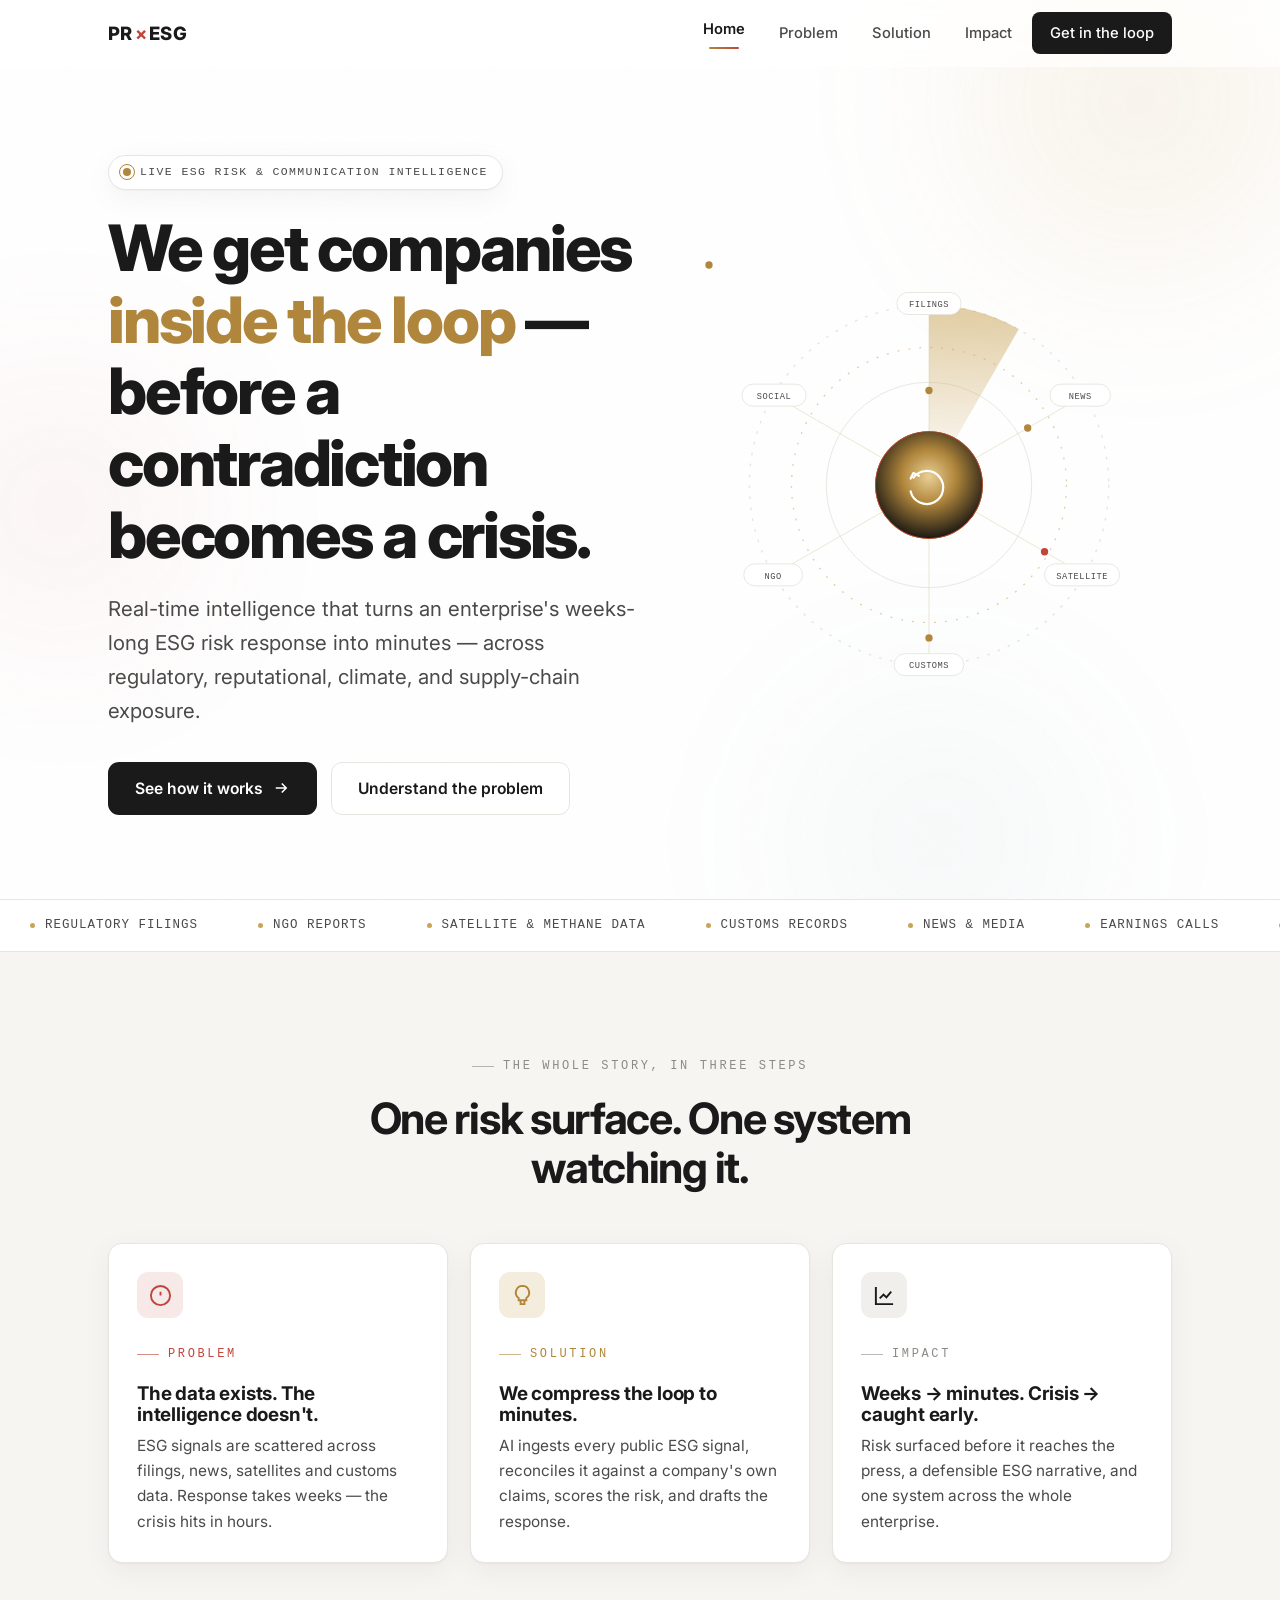
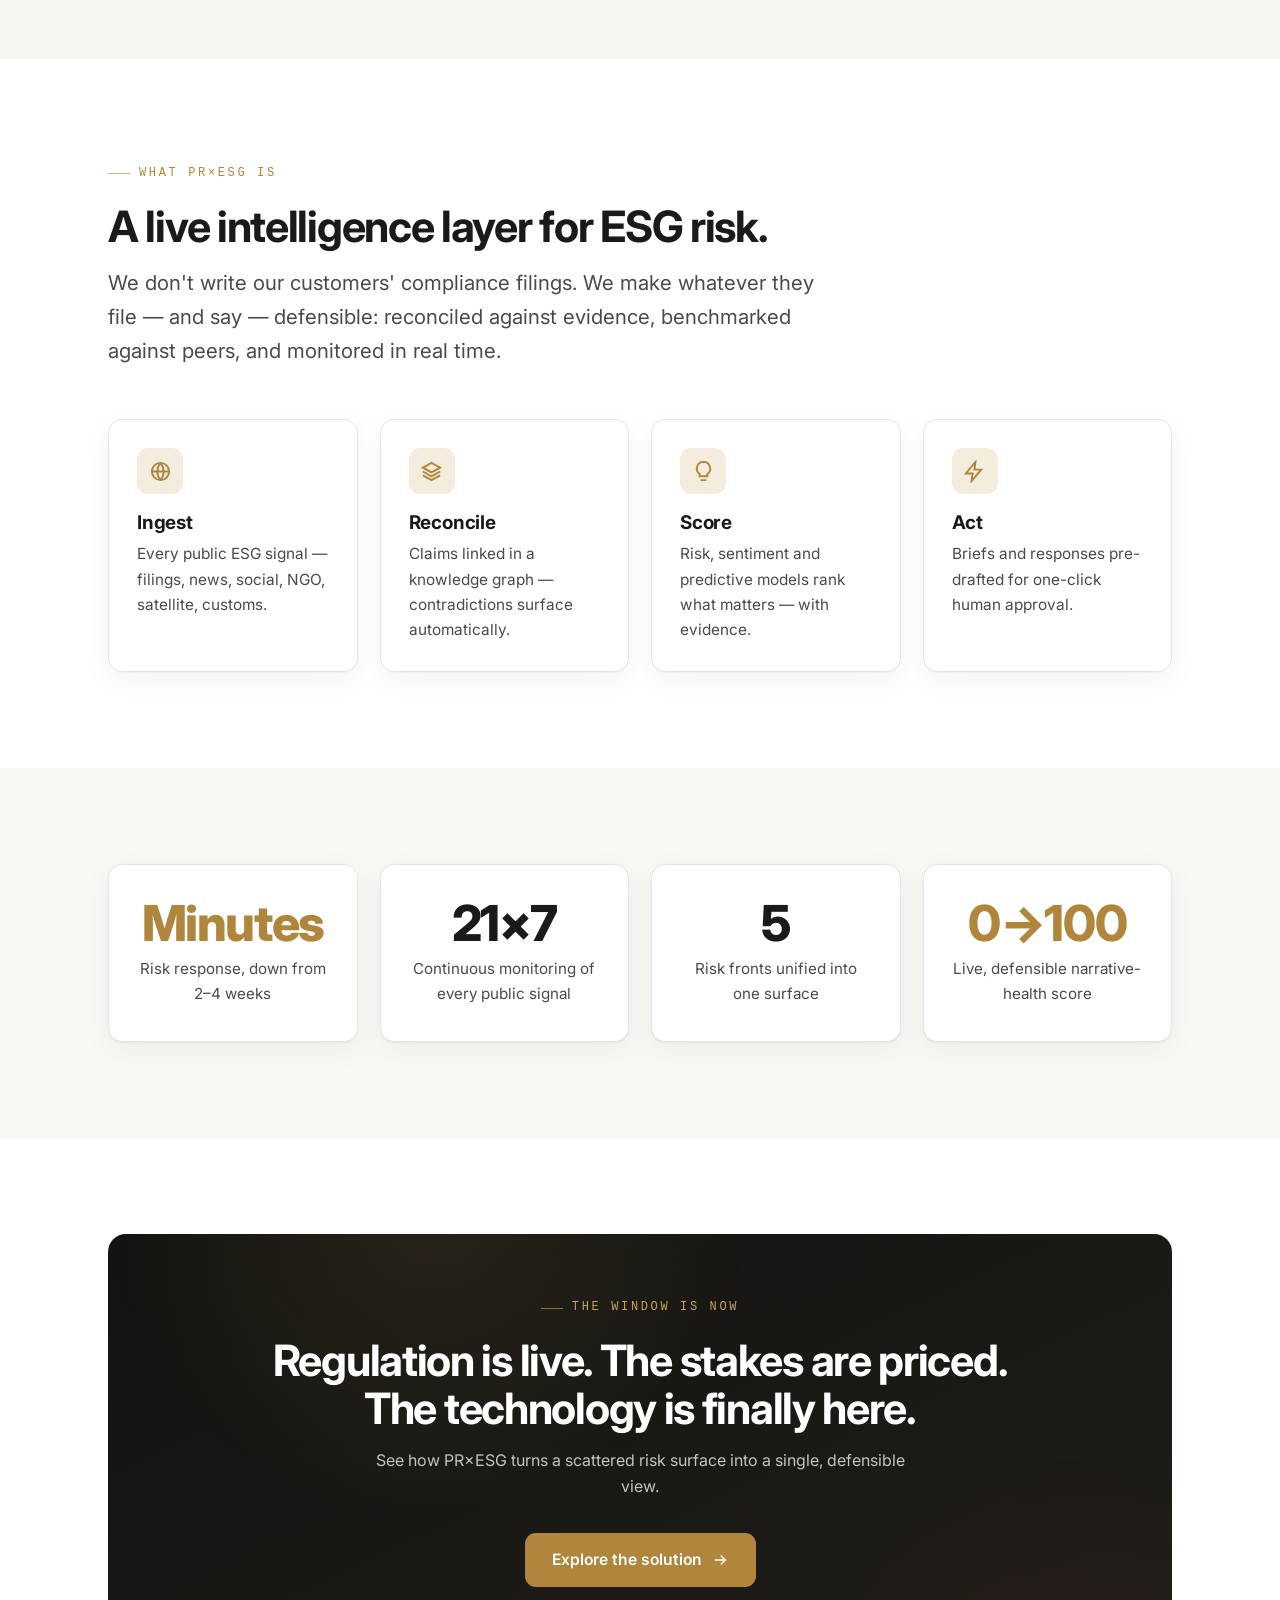
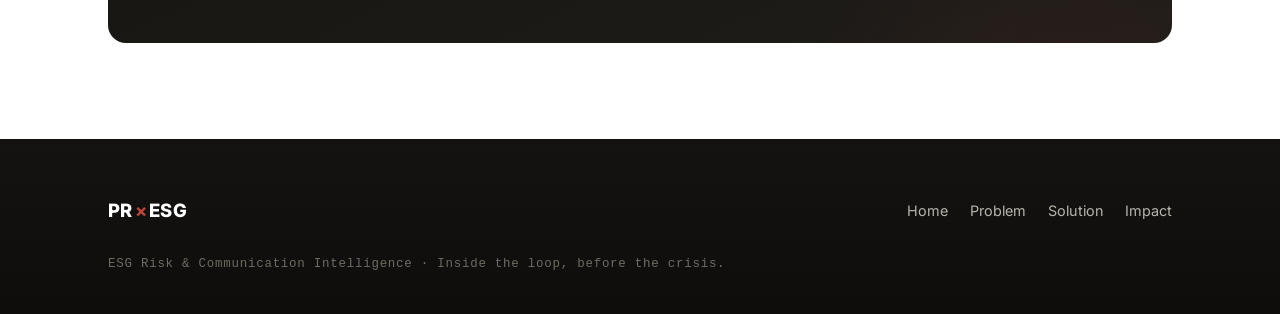
<file: index.html>
<!DOCTYPE html>
<html lang="en">
<head>
<meta charset="UTF-8">
<meta name="viewport" content="width=device-width, initial-scale=1.0">
<title>PR×ESG — ESG Risk & Communication Intelligence</title>
<meta name="description" content="Real-time intelligence that turns an enterprise's weeks-long ESG risk response into minutes.">
<link rel="canonical" href="https://prxesg.com/">
<meta name="theme-color" content="#141311">
<link rel="icon" href="favicon.svg" type="image/svg+xml">
<meta property="og:type" content="website">
<meta property="og:site_name" content="PR×ESG">
<meta property="og:url" content="https://prxesg.com/">
<meta property="og:title" content="PR×ESG — ESG Risk &amp; Communication Intelligence">
<meta property="og:description" content="Real-time intelligence that turns an enterprise's weeks-long ESG risk response into minutes.">
<meta name="twitter:card" content="summary">
<meta name="twitter:title" content="PR×ESG — ESG Risk &amp; Communication Intelligence">
<meta name="twitter:description" content="Real-time intelligence that turns an enterprise's weeks-long ESG risk response into minutes.">
<link rel="stylesheet" href="styles.css">
<script>document.documentElement.classList.add("has-js");</script>
</head>
<body>

<div class="progress"></div>
<div class="bg-mesh"><span></span><span></span><span></span></div>
<div class="grain"></div>

<!-- NAV -->
<nav class="nav">
  <div class="nav__inner">
    <a href="index.html" class="brand">PR<span class="x">×</span>ESG</a>
    <button class="nav__toggle" aria-label="Menu">☰</button>
    <div class="nav__links">
      <a href="index.html" class="active">Home</a>
      <a href="problem.html">Problem</a>
      <a href="solution.html">Solution</a>
      <a href="impact.html">Impact</a>
      <a href="impact.html#cta" class="nav__cta">Get in the loop</a>
    </div>
  </div>
</nav>

<!-- HERO -->
<header class="hero hero--split">
  <div class="wrap">
    <div class="hero__copy">
      <span class="livechip fade"><span class="dot"></span>Live ESG risk &amp; communication intelligence</span>
      <h1 class="fade">We get companies <span class="gold-text">inside the loop</span> — before a contradiction becomes a crisis.</h1>
      <p class="lead fade">Real-time intelligence that turns an enterprise's weeks-long ESG risk response into minutes — across regulatory, reputational, climate, and supply-chain exposure.</p>
      <div class="btn-row fade">
        <a href="solution.html" class="btn btn--primary">See how it works
          <svg viewBox="0 0 24 24" fill="none" stroke="currentColor" stroke-width="2" width="18" height="18"><path d="M5 12h14M13 6l6 6-6 6"/></svg>
        </a>
        <a href="problem.html" class="btn btn--ghost">Understand the problem</a>
      </div>
    </div>

    <!-- animated intelligence loop -->
    <div class="core fade fade--scale" aria-hidden="true">
      <svg viewBox="0 0 480 480" role="img">
        <defs>
          <radialGradient id="coreGrad" cx="50%" cy="42%" r="60%">
            <stop offset="0%" stop-color="#e9cf95"/>
            <stop offset="42%" stop-color="#b0863c"/>
            <stop offset="100%" stop-color="#141311"/>
          </radialGradient>
          <linearGradient id="scanGrad" x1="0" y1="0" x2="0" y2="1">
            <stop offset="0%" stop-color="#c9a458" stop-opacity=".55"/>
            <stop offset="100%" stop-color="#c9a458" stop-opacity="0"/>
          </linearGradient>
        </defs>

        <!-- rotating dashed rings -->
        <circle class="spin-slow" cx="240" cy="240" r="196" fill="none" stroke="#e7e5e0" stroke-width="1.5" stroke-dasharray="3 9"/>
        <circle class="spin-rev" cx="240" cy="240" r="150" fill="none" stroke="#c9a458" stroke-width="1.4" stroke-dasharray="2 10" opacity=".55"/>
        <circle cx="240" cy="240" r="112" fill="none" stroke="#e7e5e0" stroke-width="1"/>

        <!-- scan sweep -->
        <g class="spin-scan">
          <path d="M240 240 L240 44 A196 196 0 0 1 338 70 Z" fill="url(#scanGrad)"/>
        </g>

        <!-- connector lines -->
        <g stroke="#d9cba7" stroke-width="1" opacity=".5">
          <line x1="240" y1="44"   x2="240"   y2="182"/>
          <line x1="409.7" y1="142" x2="290.2" y2="211"/>
          <line x1="409.7" y1="338" x2="290.2" y2="269"/>
          <line x1="240" y1="436"  x2="240"   y2="298"/>
          <line x1="70.3" y1="338" x2="189.8" y2="269"/>
          <line x1="70.3" y1="142" x2="189.8" y2="211"/>
        </g>

        <!-- inflowing signal dots -->
        <g fill="#b0863c">
          <circle r="4"><animateMotion dur="2.6s" repeatCount="indefinite" begin="0s"   path="M240 44 L240 182"/></circle>
          <circle r="4"><animateMotion dur="2.6s" repeatCount="indefinite" begin="0.4s" path="M409.7 142 L290.2 211"/></circle>
          <circle r="4" fill="#c0453a"><animateMotion dur="2.6s" repeatCount="indefinite" begin="0.8s" path="M409.7 338 L290.2 269"/></circle>
          <circle r="4"><animateMotion dur="2.6s" repeatCount="indefinite" begin="1.2s" path="M240 436 L240 298"/></circle>
          <circle r="4"><animateMotion dur="2.6s" repeatCount="indefinite" begin="1.6s" path="M70.3 338 L189.8 269"/></circle>
          <circle r="4"><animateMotion dur="2.6s" repeatCount="indefinite" begin="2.0s" path="M70.3 142 L189.8 211"/></circle>
        </g>

        <!-- core pulses -->
        <circle class="core__pulse"    cx="240" cy="240" r="58" fill="none" stroke="#b0863c" stroke-width="1.5"/>
        <circle class="core__pulse d2" cx="240" cy="240" r="58" fill="none" stroke="#b0863c" stroke-width="1.5"/>
        <circle class="core__pulse d3" cx="240" cy="240" r="58" fill="none" stroke="#c0453a" stroke-width="1.5"/>

        <!-- core disc -->
        <circle cx="240" cy="240" r="58" fill="url(#coreGrad)"/>
        <g stroke="#fff" stroke-width="2.4" fill="none" stroke-linecap="round" stroke-linejoin="round">
          <path d="M223 232 a18 18 0 1 1 -3 15"/>
          <path d="M220 233 l3 -6 6 3"/>
        </g>

        <!-- source chips -->
        <g class="core__node">
          <rect class="core__chip-bg" x="205" y="30" width="70" height="24" rx="12"/>
          <text class="core__chip" x="240" y="46" text-anchor="middle">Filings</text>
        </g>
        <g class="core__node">
          <rect class="core__chip-bg" x="372" y="130" width="66" height="24" rx="12"/>
          <text class="core__chip" x="405" y="146" text-anchor="middle">News</text>
        </g>
        <g class="core__node">
          <rect class="core__chip-bg node-alert" x="366" y="326" width="82" height="24" rx="12"/>
          <text class="core__chip" x="407" y="342" text-anchor="middle" fill="#fff">Satellite</text>
        </g>
        <g class="core__node">
          <rect class="core__chip-bg" x="202" y="424" width="76" height="24" rx="12"/>
          <text class="core__chip" x="240" y="440" text-anchor="middle">Customs</text>
        </g>
        <g class="core__node">
          <rect class="core__chip-bg" x="38" y="326" width="64" height="24" rx="12"/>
          <text class="core__chip" x="70" y="342" text-anchor="middle">NGO</text>
        </g>
        <g class="core__node">
          <rect class="core__chip-bg" x="36" y="130" width="70" height="24" rx="12"/>
          <text class="core__chip" x="71" y="146" text-anchor="middle">Social</text>
        </g>
      </svg>
    </div>
  </div>
</header>

<!-- SIGNAL TICKER -->
<div class="ticker" aria-hidden="true">
  <div class="ticker__track">
    <span class="ticker__item"><i></i>Regulatory filings</span>
    <span class="ticker__item"><i></i>NGO reports</span>
    <span class="ticker__item"><i></i>Satellite &amp; methane data</span>
    <span class="ticker__item"><i></i>Customs records</span>
    <span class="ticker__item"><i></i>News &amp; media</span>
    <span class="ticker__item"><i></i>Earnings calls</span>
    <span class="ticker__item"><i></i>Social signals</span>
    <span class="ticker__item"><i></i>Litigation dockets</span>
    <span class="ticker__item"><i></i>Peer disclosures</span>
    <!-- duplicate for seamless loop -->
    <span class="ticker__item"><i></i>Regulatory filings</span>
    <span class="ticker__item"><i></i>NGO reports</span>
    <span class="ticker__item"><i></i>Satellite &amp; methane data</span>
    <span class="ticker__item"><i></i>Customs records</span>
    <span class="ticker__item"><i></i>News &amp; media</span>
    <span class="ticker__item"><i></i>Earnings calls</span>
    <span class="ticker__item"><i></i>Social signals</span>
    <span class="ticker__item"><i></i>Litigation dockets</span>
    <span class="ticker__item"><i></i>Peer disclosures</span>
  </div>
</div>

<!-- ONE LINE STORY: Problem -> Solution -> Impact -->
<section class="section section--soft">
  <div class="wrap center">
    <div class="shead">
      <span class="eyebrow eyebrow--muted">The whole story, in three steps</span>
      <h2>One risk surface. One system watching it.</h2>
    </div>
    <div class="grid grid-3 stagger" style="text-align:left">

      <a href="problem.html" class="card card--link fade">
        <div class="ico ico--red">
          <svg viewBox="0 0 24 24" fill="none" stroke="currentColor" stroke-width="2"><circle cx="12" cy="12" r="10"/><path d="M12 8v4M12 16h.01"/></svg>
        </div>
        <span class="eyebrow eyebrow--red">Problem</span>
        <h3>The data exists. The intelligence doesn't.</h3>
        <p>ESG signals are scattered across filings, news, satellites and customs data. Response takes weeks — the crisis hits in hours.</p>
      </a>

      <a href="solution.html" class="card card--link fade">
        <div class="ico">
          <svg viewBox="0 0 24 24" fill="none" stroke="currentColor" stroke-width="2"><path d="M12 2a7 7 0 0 0-4 12.7V17h8v-2.3A7 7 0 0 0 12 2zM9 21h6M10 17v4M14 17v4"/></svg>
        </div>
        <span class="eyebrow">Solution</span>
        <h3>We compress the loop to minutes.</h3>
        <p>AI ingests every public ESG signal, reconciles it against a company's own claims, scores the risk, and drafts the response.</p>
      </a>

      <a href="impact.html" class="card card--link fade">
        <div class="ico ico--ink">
          <svg viewBox="0 0 24 24" fill="none" stroke="currentColor" stroke-width="2"><path d="M3 3v18h18"/><path d="M7 15l4-4 3 3 5-6"/></svg>
        </div>
        <span class="eyebrow eyebrow--muted">Impact</span>
        <h3>Weeks → minutes. Crisis → caught early.</h3>
        <p>Risk surfaced before it reaches the press, a defensible ESG narrative, and one system across the whole enterprise.</p>
      </a>

    </div>
  </div>
</section>

<!-- WHAT IT IS: simple visual -->
<section class="section">
  <div class="wrap">
    <div class="shead">
      <span class="eyebrow">What PR×ESG is</span>
      <h2>A live intelligence layer for ESG risk.</h2>
      <p class="lead" style="margin-top:14px">We don't write our customers' compliance filings. We make whatever they file — and say — defensible: reconciled against evidence, benchmarked against peers, and monitored in real time.</p>
    </div>

    <div class="grid grid-4 stagger">
      <div class="card fade">
        <div class="ico"><svg viewBox="0 0 24 24" fill="none" stroke="currentColor" stroke-width="2"><circle cx="12" cy="12" r="9"/><path d="M3 12h18M12 3a14 14 0 0 1 0 18M12 3a14 14 0 0 0 0 18"/></svg></div>
        <h3>Ingest</h3>
        <p>Every public ESG signal — filings, news, social, NGO, satellite, customs.</p>
      </div>
      <div class="card fade">
        <div class="ico"><svg viewBox="0 0 24 24" fill="none" stroke="currentColor" stroke-width="2"><path d="M12 3l9 5-9 5-9-5 9-5zM3 12l9 5 9-5M3 16l9 5 9-5"/></svg></div>
        <h3>Reconcile</h3>
        <p>Claims linked in a knowledge graph — contradictions surface automatically.</p>
      </div>
      <div class="card fade">
        <div class="ico"><svg viewBox="0 0 24 24" fill="none" stroke="currentColor" stroke-width="2"><path d="M12 2a7 7 0 0 0-4 12.7V17h8v-2.3A7 7 0 0 0 12 2z"/><path d="M9 21h6"/></svg></div>
        <h3>Score</h3>
        <p>Risk, sentiment and predictive models rank what matters — with evidence.</p>
      </div>
      <div class="card fade">
        <div class="ico"><svg viewBox="0 0 24 24" fill="none" stroke="currentColor" stroke-width="2"><path d="M13 2L3 14h7l-1 8 10-12h-7z"/></svg></div>
        <h3>Act</h3>
        <p>Briefs and responses pre-drafted for one-click human approval.</p>
      </div>
    </div>
  </div>
</section>

<!-- METRIC STRIP -->
<section class="section section--tint">
  <div class="wrap">
    <div class="grid grid-4 stagger center">
      <div class="card fade center"><div class="stat"><div class="stat__n stat__n--gold">Minutes</div><div class="stat__l">Risk response, down from 2–4 weeks</div></div></div>
      <div class="card fade center"><div class="stat"><div class="stat__n" data-count="24" data-suffix="×7">24×7</div><div class="stat__l">Continuous monitoring of every public signal</div></div></div>
      <div class="card fade center"><div class="stat"><div class="stat__n" data-count="6">6</div><div class="stat__l">Risk fronts unified into one surface</div></div></div>
      <div class="card fade center"><div class="stat"><div class="stat__n stat__n--gold">0→100</div><div class="stat__l">Live, defensible narrative-health score</div></div></div>
    </div>
  </div>
</section>

<!-- CTA -->
<section class="section">
  <div class="wrap">
    <div class="callout fade">
      <span class="eyebrow" style="color:var(--gold-soft)">The window is now</span>
      <h2>Regulation is live. The stakes are priced.<br>The technology is finally here.</h2>
      <p>See how PR×ESG turns a scattered risk surface into a single, defensible view.</p>
      <div class="btn-row" style="justify-content:center">
        <a href="solution.html" class="btn btn--primary">Explore the solution
          <svg viewBox="0 0 24 24" fill="none" stroke="currentColor" stroke-width="2" width="18" height="18"><path d="M5 12h14M13 6l6 6-6 6"/></svg>
        </a>
      </div>
    </div>
  </div>
</section>

<!-- FOOTER -->
<footer class="footer">
  <div class="footer__inner">
    <a href="index.html" class="brand">PR<span class="x">×</span>ESG</a>
    <div class="footer__links">
      <a href="index.html">Home</a>
      <a href="problem.html">Problem</a>
      <a href="solution.html">Solution</a>
      <a href="impact.html">Impact</a>
    </div>
    <div class="footer__meta">ESG Risk &amp; Communication Intelligence · Inside the loop, before the crisis.</div>
  </div>
</footer>

<button class="totop" aria-label="Back to top">
  <svg viewBox="0 0 24 24" fill="none" stroke="currentColor" stroke-width="2"><path d="M12 19V5M5 12l7-7 7 7"/></svg>
</button>

<script src="app.js"></script>
</body>
</html>
</file>
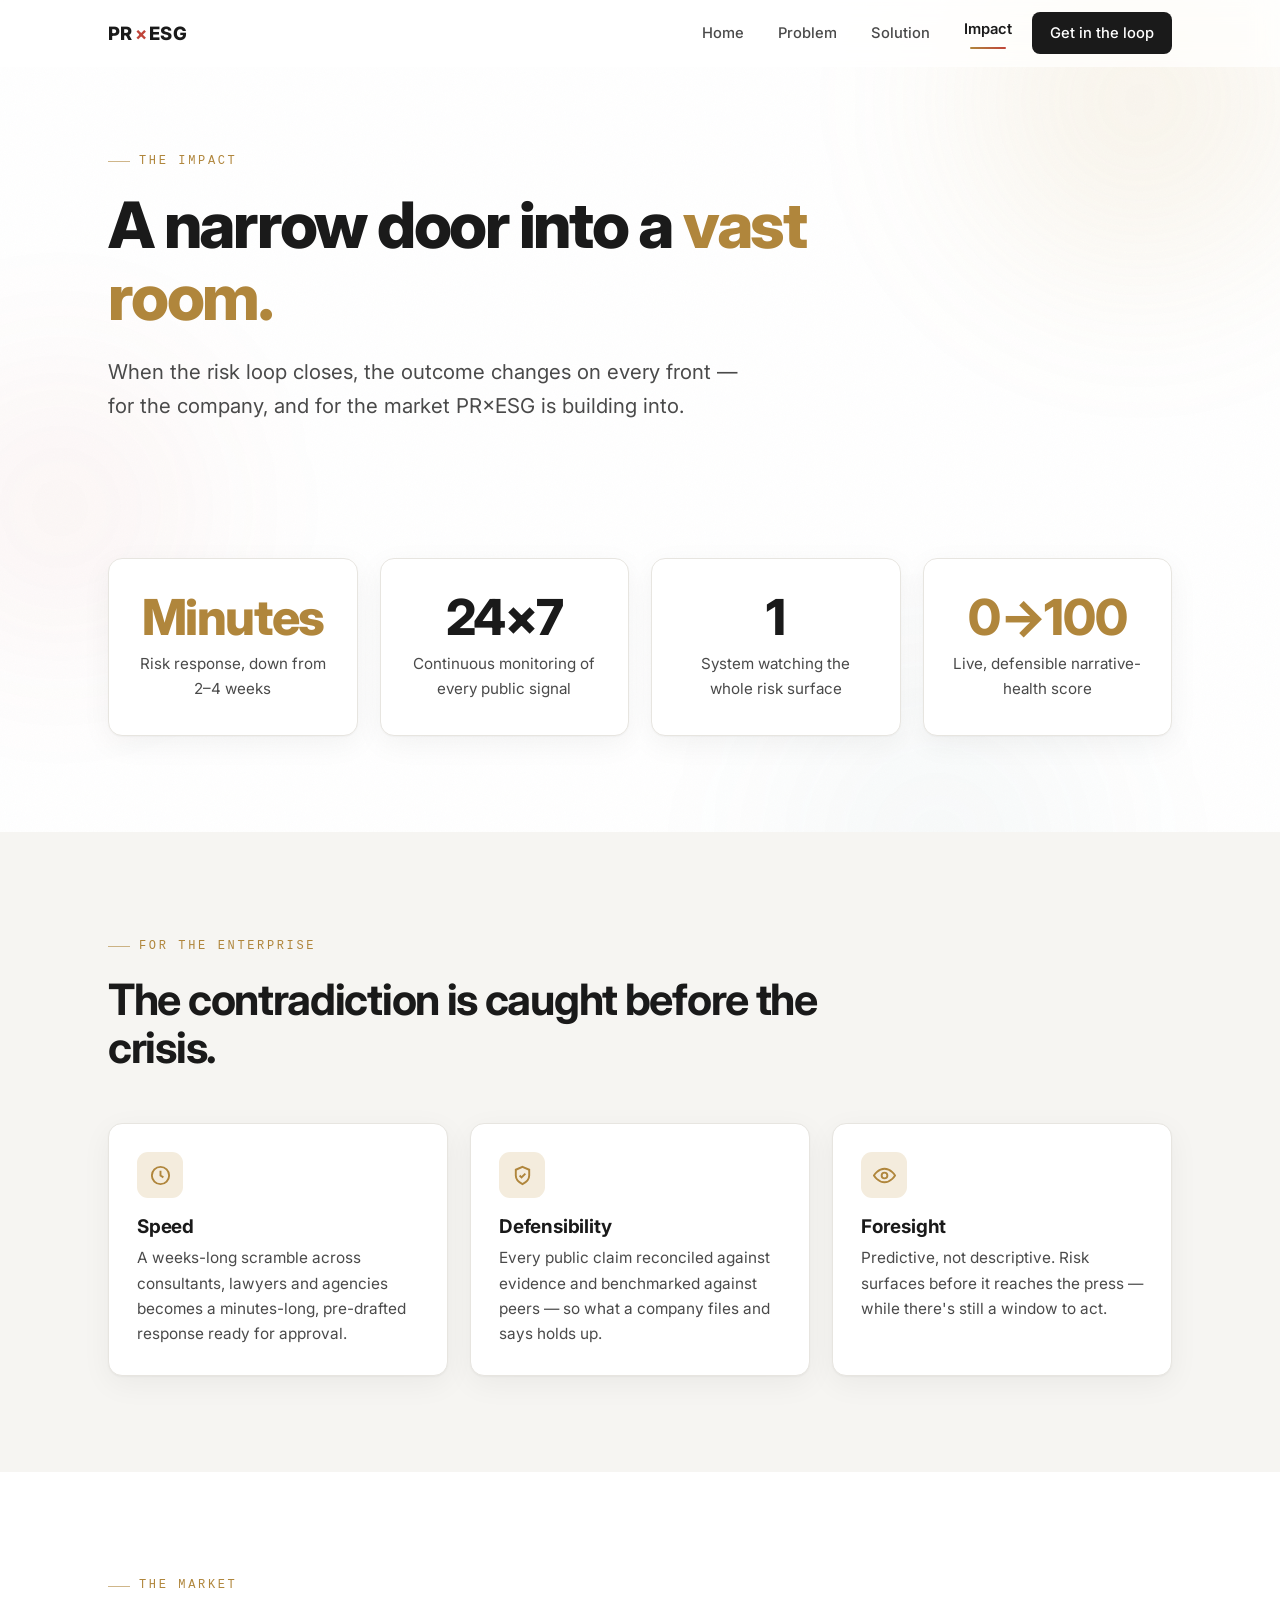
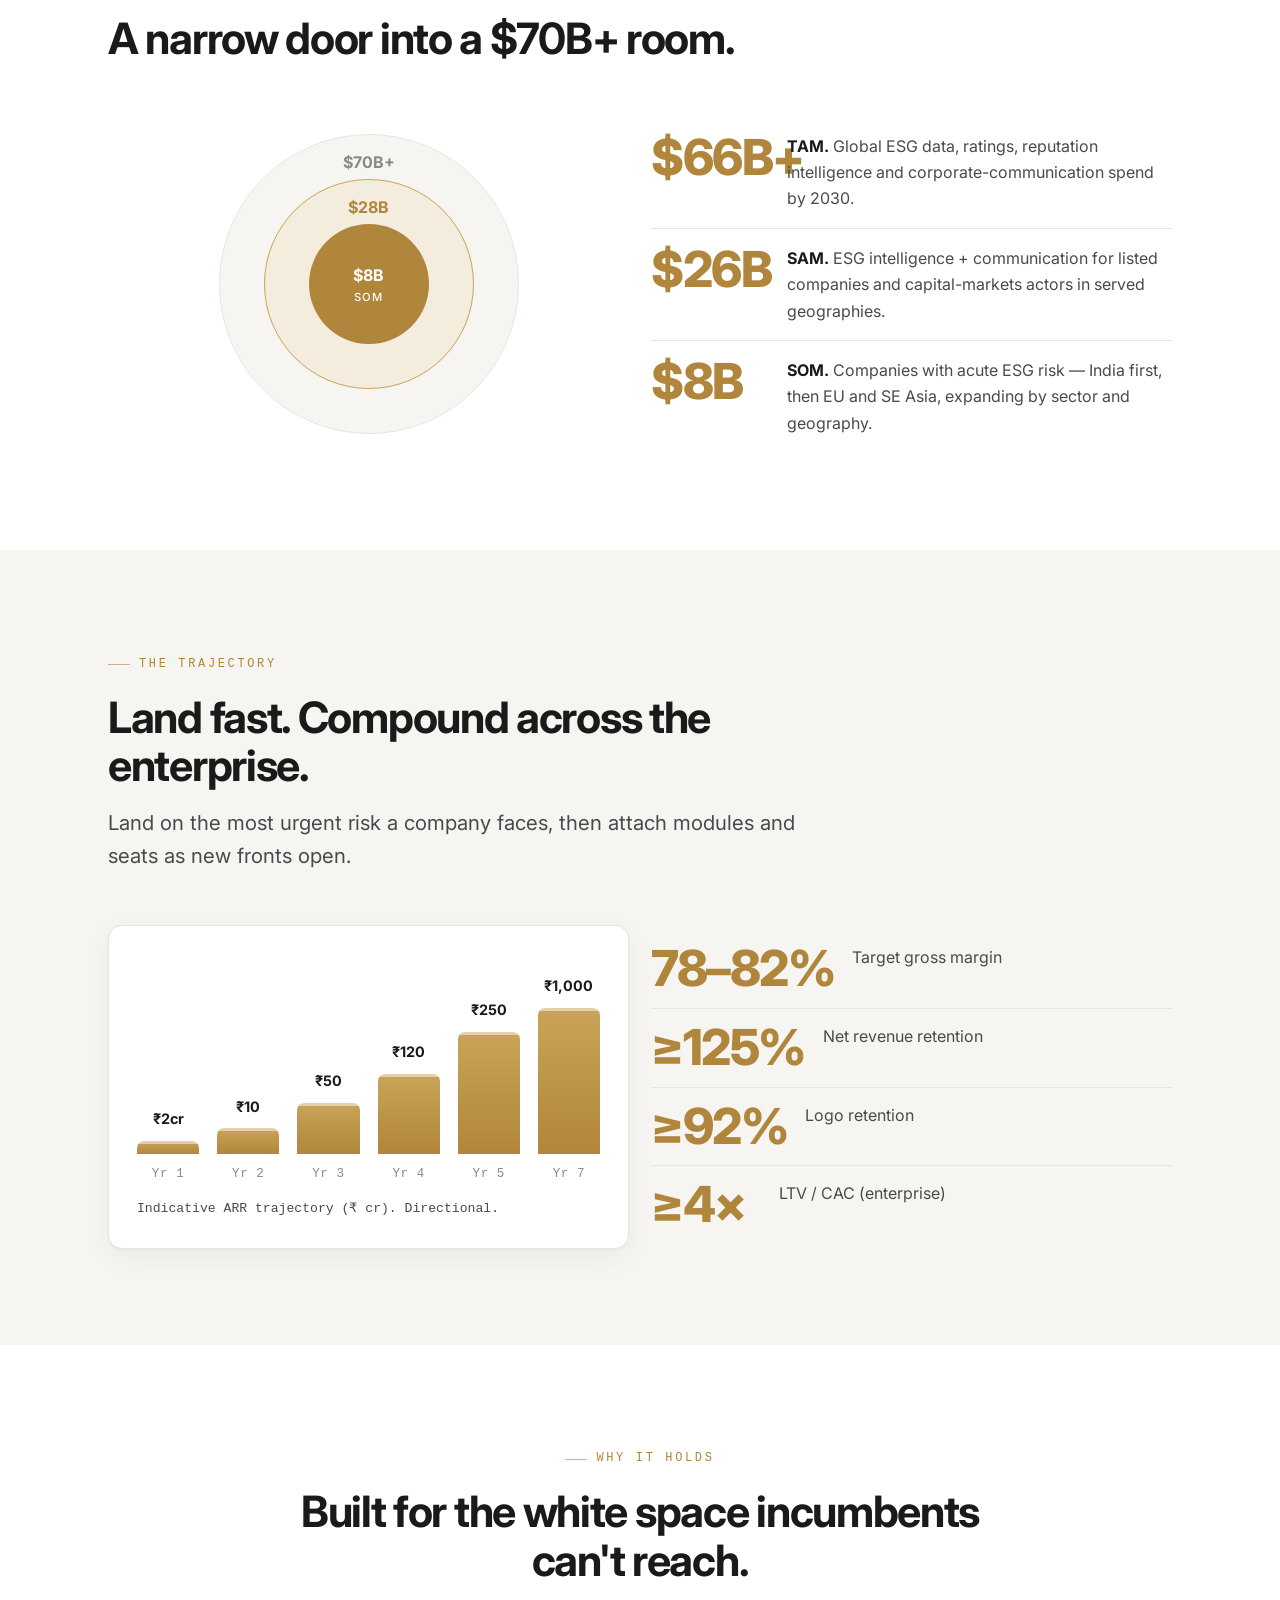
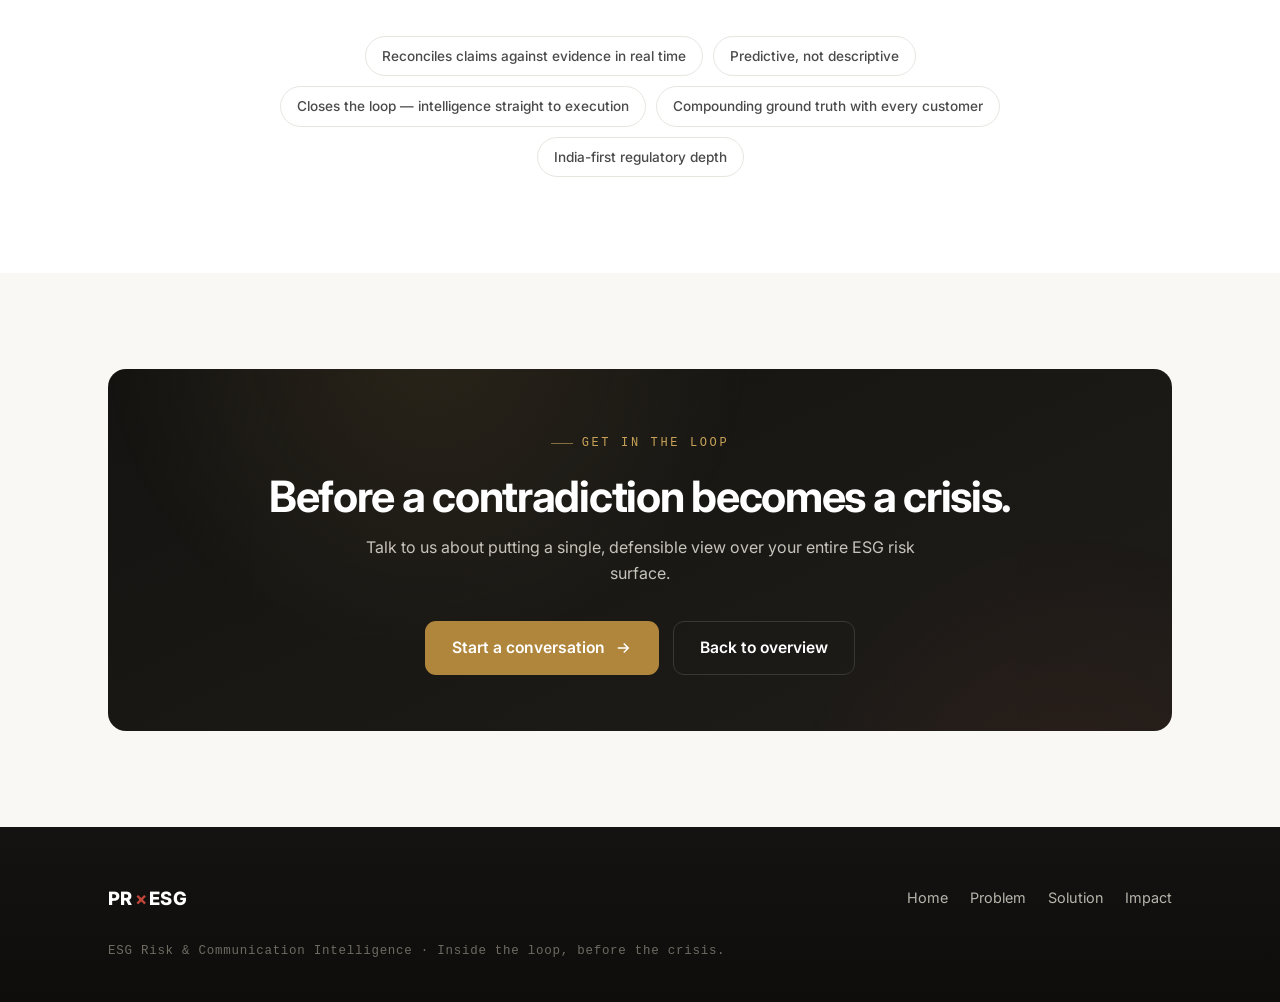
<file: impact.html>
<!DOCTYPE html>
<html lang="en">
<head>
<meta charset="UTF-8">
<meta name="viewport" content="width=device-width, initial-scale=1.0">
<title>The Impact — PR×ESG</title>
<meta name="description" content="Weeks to minutes. Crisis caught early. A narrow door into a vast market.">
<link rel="canonical" href="https://prxesg.com/impact.html">
<meta name="theme-color" content="#141311">
<link rel="icon" href="favicon.svg" type="image/svg+xml">
<meta property="og:type" content="website">
<meta property="og:site_name" content="PR×ESG">
<meta property="og:url" content="https://prxesg.com/impact.html">
<meta property="og:title" content="The Impact — PR×ESG">
<meta property="og:description" content="Weeks to minutes. Crisis caught early. A narrow door into a vast market.">
<meta name="twitter:card" content="summary">
<meta name="twitter:title" content="The Impact — PR×ESG">
<meta name="twitter:description" content="Weeks to minutes. Crisis caught early. A narrow door into a vast market.">
<link rel="stylesheet" href="styles.css">
<script>document.documentElement.classList.add("has-js");</script>
</head>
<body>

<div class="progress"></div>
<div class="bg-mesh"><span></span><span></span><span></span></div>
<div class="grain"></div>

<!-- NAV -->
<nav class="nav">
  <div class="nav__inner">
    <a href="index.html" class="brand">PR<span class="x">×</span>ESG</a>
    <button class="nav__toggle" aria-label="Menu">☰</button>
    <div class="nav__links">
      <a href="index.html">Home</a>
      <a href="problem.html">Problem</a>
      <a href="solution.html">Solution</a>
      <a href="impact.html" class="active">Impact</a>
      <a href="#cta" class="nav__cta">Get in the loop</a>
    </div>
  </div>
</nav>

<!-- HERO -->
<header class="hero hero__page">
  <div class="wrap">
    <span class="eyebrow fade">The Impact</span>
    <h1 class="fade narrow">A narrow door into a <span class="gold-text">vast room.</span></h1>
    <p class="lead fade">When the risk loop closes, the outcome changes on every front — for the company, and for the market PR×ESG is building into.</p>
  </div>
</header>

<!-- HEADLINE STATS -->
<section class="section">
  <div class="wrap">
    <div class="grid grid-4 stagger">
      <div class="card fade center"><div class="stat"><div class="stat__n stat__n--gold">Minutes</div><div class="stat__l">Risk response, down from 2–4 weeks</div></div></div>
      <div class="card fade center"><div class="stat"><div class="stat__n" data-count="24" data-suffix="×7">24×7</div><div class="stat__l">Continuous monitoring of every public signal</div></div></div>
      <div class="card fade center"><div class="stat"><div class="stat__n" data-count="1">1</div><div class="stat__l">System watching the whole risk surface</div></div></div>
      <div class="card fade center"><div class="stat"><div class="stat__n stat__n--gold">0→100</div><div class="stat__l">Live, defensible narrative-health score</div></div></div>
    </div>
  </div>
</section>

<!-- OUTCOME FOR THE COMPANY -->
<section class="section section--soft">
  <div class="wrap">
    <div class="shead">
      <span class="eyebrow">For the enterprise</span>
      <h2>The contradiction is caught before the crisis.</h2>
    </div>
    <div class="grid grid-3 stagger">
      <div class="card fade">
        <div class="ico"><svg viewBox="0 0 24 24" fill="none" stroke="currentColor" stroke-width="2"><circle cx="12" cy="12" r="9"/><path d="M12 7v5l3 2"/></svg></div>
        <h3>Speed</h3>
        <p>A weeks-long scramble across consultants, lawyers and agencies becomes a minutes-long, pre-drafted response ready for approval.</p>
      </div>
      <div class="card fade">
        <div class="ico"><svg viewBox="0 0 24 24" fill="none" stroke="currentColor" stroke-width="2"><path d="M12 3l7 3v6c0 5-3 7-7 9-4-2-7-4-7-9V6l7-3z"/><path d="M9 12l2 2 4-4"/></svg></div>
        <h3>Defensibility</h3>
        <p>Every public claim reconciled against evidence and benchmarked against peers — so what a company files and says holds up.</p>
      </div>
      <div class="card fade">
        <div class="ico"><svg viewBox="0 0 24 24" fill="none" stroke="currentColor" stroke-width="2"><path d="M1 12s4-7 11-7 11 7 11 7-4 7-11 7S1 12 1 12z"/><circle cx="12" cy="12" r="3"/></svg></div>
        <h3>Foresight</h3>
        <p>Predictive, not descriptive. Risk surfaces before it reaches the press — while there's still a window to act.</p>
      </div>
    </div>
  </div>
</section>

<!-- MARKET: TAM rings -->
<section class="section">
  <div class="wrap">
    <div class="shead">
      <span class="eyebrow">The market</span>
      <h2>A narrow door into a $70B+ room.</h2>
    </div>
    <div class="grid grid-2" style="align-items:center">
      <div class="fade" style="padding:20px 0">
        <div class="rings">
          <div class="ring ring1">$70B+</div>
          <div class="ring ring2">$28B</div>
          <div class="ring ring3">$8B<small>SOM</small></div>
        </div>
      </div>
      <div class="fade">
        <div style="display:flex;gap:16px;padding:16px 0;border-bottom:1px solid var(--line)">
          <div class="stat__n stat__n--gold" style="min-width:120px" data-count="70" data-prefix="$" data-suffix="B+">$70B+</div>
          <div><strong>TAM.</strong> <span class="muted">Global ESG data, ratings, reputation intelligence and corporate-communication spend by 2030.</span></div>
        </div>
        <div style="display:flex;gap:16px;padding:16px 0;border-bottom:1px solid var(--line)">
          <div class="stat__n stat__n--gold" style="min-width:120px" data-count="28" data-prefix="$" data-suffix="B">$28B</div>
          <div><strong>SAM.</strong> <span class="muted">ESG intelligence + communication for listed companies and capital-markets actors in served geographies.</span></div>
        </div>
        <div style="display:flex;gap:16px;padding:16px 0">
          <div class="stat__n stat__n--gold" style="min-width:120px" data-count="8" data-prefix="$" data-suffix="B">$8B</div>
          <div><strong>SOM.</strong> <span class="muted">Companies with acute ESG risk — India first, then EU and SE Asia, expanding by sector and geography.</span></div>
        </div>
      </div>
    </div>
  </div>
</section>

<!-- TRAJECTORY bars -->
<section class="section section--soft">
  <div class="wrap">
    <div class="shead">
      <span class="eyebrow">The trajectory</span>
      <h2>Land fast. Compound across the enterprise.</h2>
      <p class="lead" style="margin-top:14px">Land on the most urgent risk a company faces, then attach modules and seats as new fronts open.</p>
    </div>
    <div class="grid grid-2" style="align-items:center">
      <div class="card fade">
        <div class="bars">
          <div class="bar"><div class="bar__val">₹2cr</div><div class="bar__fill" data-h="6%"></div><div class="bar__lab">Yr 1</div></div>
          <div class="bar"><div class="bar__val">₹10</div><div class="bar__fill" data-h="12%"></div><div class="bar__lab">Yr 2</div></div>
          <div class="bar"><div class="bar__val">₹50</div><div class="bar__fill" data-h="24%"></div><div class="bar__lab">Yr 3</div></div>
          <div class="bar"><div class="bar__val">₹120</div><div class="bar__fill" data-h="38%"></div><div class="bar__lab">Yr 4</div></div>
          <div class="bar"><div class="bar__val">₹250</div><div class="bar__fill" data-h="58%"></div><div class="bar__lab">Yr 5</div></div>
          <div class="bar"><div class="bar__val">₹1,000</div><div class="bar__fill" data-h="100%"></div><div class="bar__lab">Yr 7</div></div>
        </div>
        <p class="muted" style="font-size:.82rem;margin-top:14px;font-family:var(--mono)">Indicative ARR trajectory (₹ cr). Directional.</p>
      </div>
      <div class="fade">
        <div style="display:flex;gap:18px;padding:14px 0;border-bottom:1px solid var(--line)"><div class="stat__n stat__n--gold" style="min-width:110px">78–82%</div><div class="muted">Target gross margin</div></div>
        <div style="display:flex;gap:18px;padding:14px 0;border-bottom:1px solid var(--line)"><div class="stat__n stat__n--gold" style="min-width:110px">≥125%</div><div class="muted">Net revenue retention</div></div>
        <div style="display:flex;gap:18px;padding:14px 0;border-bottom:1px solid var(--line)"><div class="stat__n stat__n--gold" style="min-width:110px">≥92%</div><div class="muted">Logo retention</div></div>
        <div style="display:flex;gap:18px;padding:14px 0"><div class="stat__n stat__n--gold" style="min-width:110px">≥4×</div><div class="muted">LTV / CAC (enterprise)</div></div>
      </div>
    </div>
  </div>
</section>

<!-- WHY WE WIN -->
<section class="section">
  <div class="wrap center">
    <div class="shead" style="margin-left:auto;margin-right:auto">
      <span class="eyebrow">Why it holds</span>
      <h2>Built for the white space incumbents can't reach.</h2>
    </div>
    <div class="pills" style="justify-content:center;max-width:820px;margin:0 auto">
      <span class="pill">Reconciles claims against evidence in real time</span>
      <span class="pill">Predictive, not descriptive</span>
      <span class="pill">Closes the loop — intelligence straight to execution</span>
      <span class="pill">Compounding ground truth with every customer</span>
      <span class="pill">India-first regulatory depth</span>
    </div>
  </div>
</section>

<!-- CTA -->
<section class="section section--tint" id="cta">
  <div class="wrap">
    <div class="callout fade">
      <span class="eyebrow" style="color:var(--gold-soft)">Get in the loop</span>
      <h2>Before a contradiction becomes a crisis.</h2>
      <p>Talk to us about putting a single, defensible view over your entire ESG risk surface.</p>
      <div class="btn-row" style="justify-content:center">
        <a href="mailto:hello@prxesg.com" class="btn btn--primary">Start a conversation
          <svg viewBox="0 0 24 24" fill="none" stroke="currentColor" stroke-width="2" width="18" height="18"><path d="M5 12h14M13 6l6 6-6 6"/></svg>
        </a>
        <a href="index.html" class="btn btn--ghost" style="background:transparent;color:#fff;border-color:#3a3833">Back to overview</a>
      </div>
    </div>
  </div>
</section>

<!-- FOOTER -->
<footer class="footer">
  <div class="footer__inner">
    <a href="index.html" class="brand">PR<span class="x">×</span>ESG</a>
    <div class="footer__links">
      <a href="index.html">Home</a>
      <a href="problem.html">Problem</a>
      <a href="solution.html">Solution</a>
      <a href="impact.html">Impact</a>
    </div>
    <div class="footer__meta">ESG Risk &amp; Communication Intelligence · Inside the loop, before the crisis.</div>
  </div>
</footer>

<button class="totop" aria-label="Back to top">
  <svg viewBox="0 0 24 24" fill="none" stroke="currentColor" stroke-width="2"><path d="M12 19V5M5 12l7-7 7 7"/></svg>
</button>

<script src="app.js"></script>
</body>
</html>
</file>
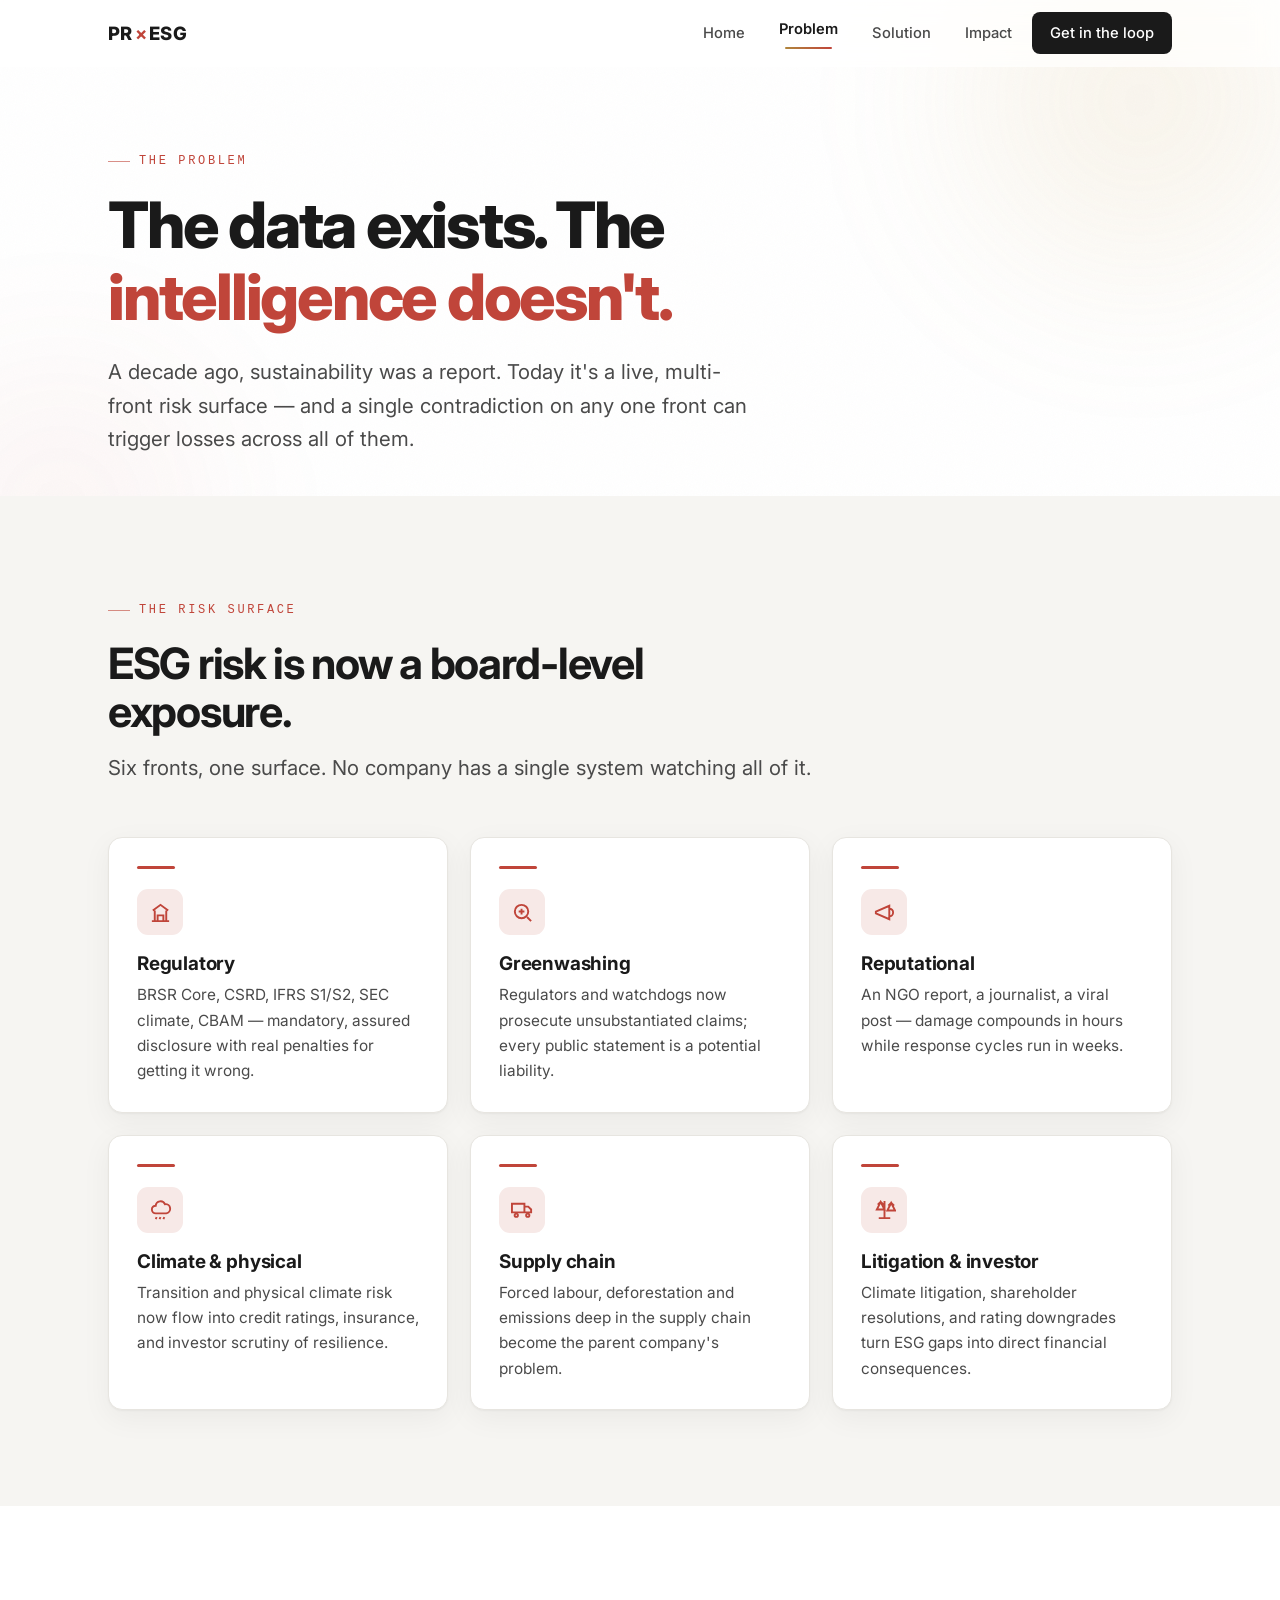
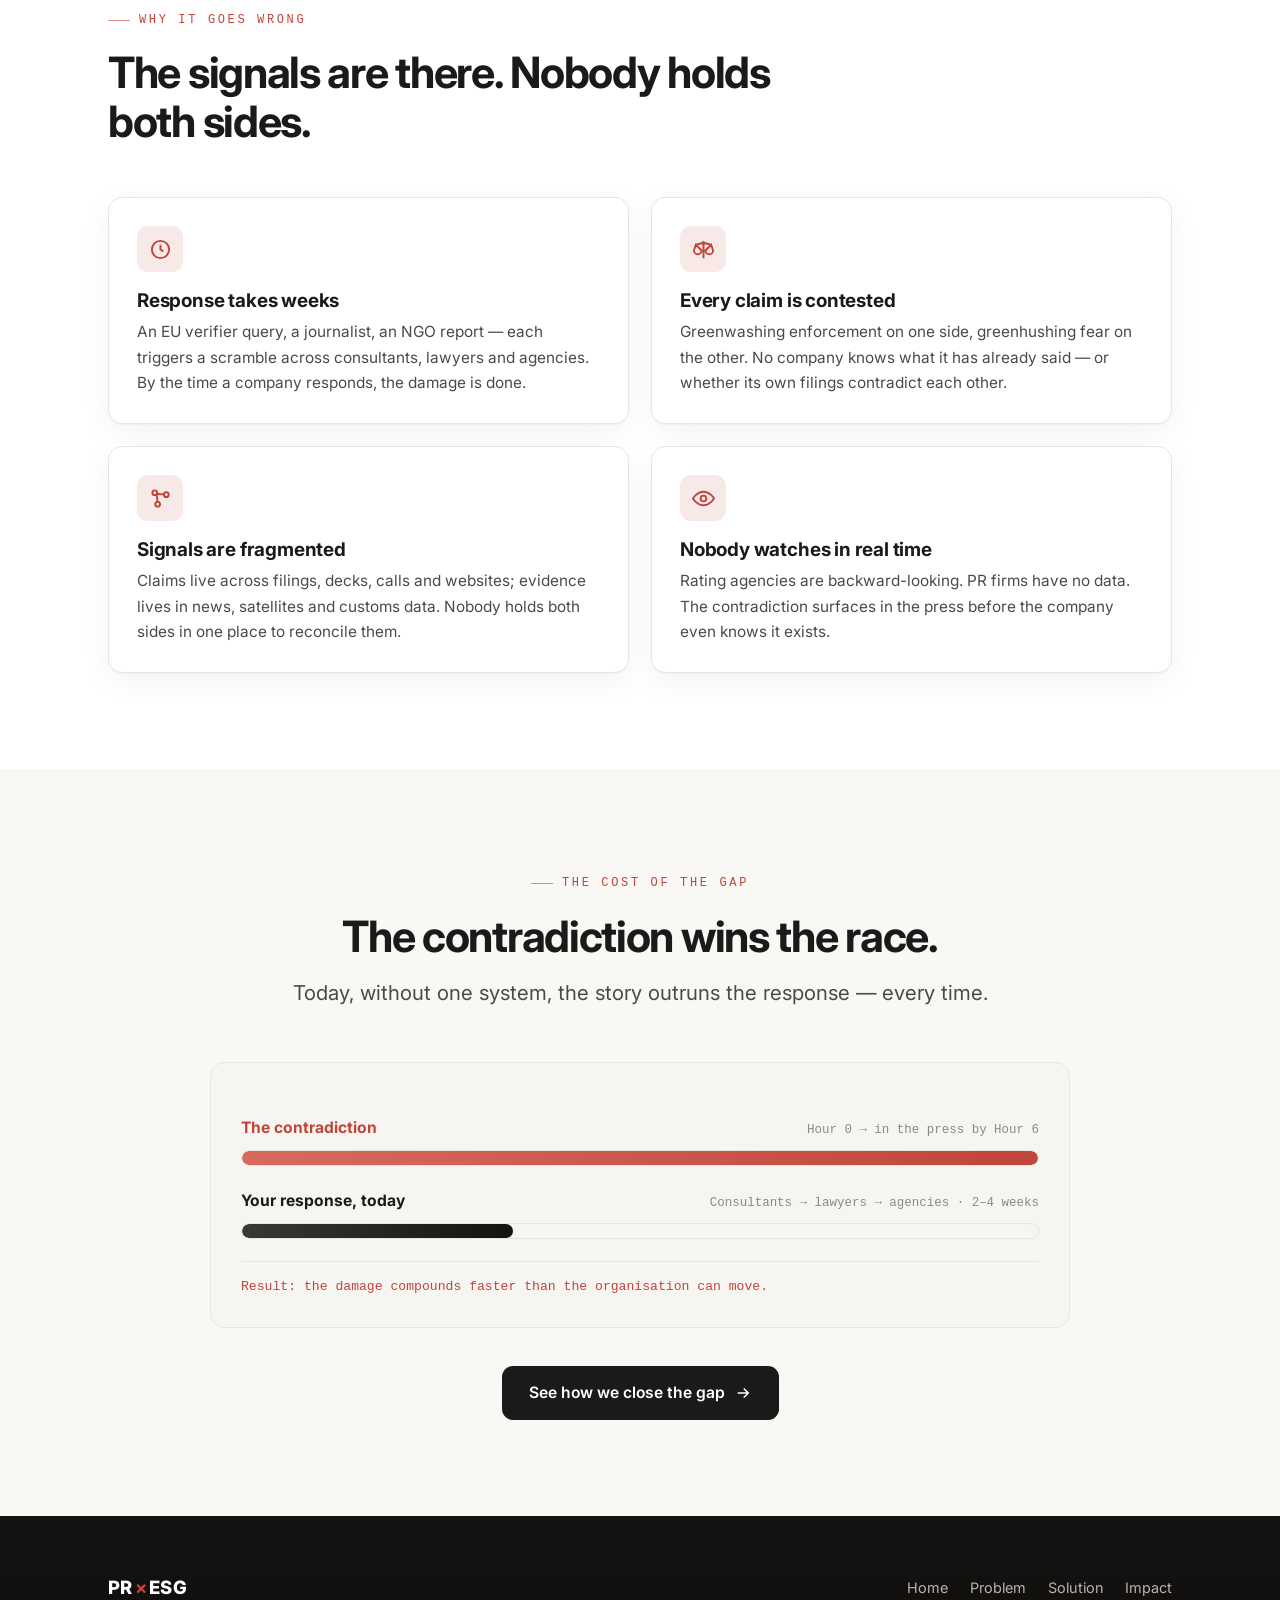
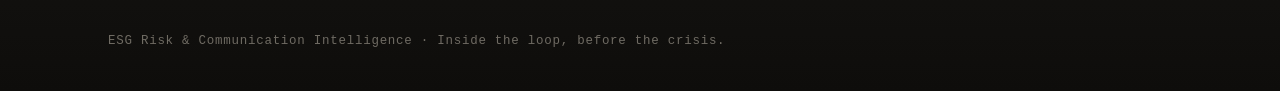
<file: problem.html>
<!DOCTYPE html>
<html lang="en">
<head>
<meta charset="UTF-8">
<meta name="viewport" content="width=device-width, initial-scale=1.0">
<title>The Problem — PR×ESG</title>
<meta name="description" content="ESG risk is now a live, board-level exposure — and no company has one system watching the whole surface.">
<link rel="canonical" href="https://prxesg.com/problem.html">
<meta name="theme-color" content="#141311">
<link rel="icon" href="favicon.svg" type="image/svg+xml">
<meta property="og:type" content="website">
<meta property="og:site_name" content="PR×ESG">
<meta property="og:url" content="https://prxesg.com/problem.html">
<meta property="og:title" content="The Problem — PR×ESG">
<meta property="og:description" content="ESG risk is now a live, board-level exposure — and no company has one system watching the whole surface.">
<meta name="twitter:card" content="summary">
<meta name="twitter:title" content="The Problem — PR×ESG">
<meta name="twitter:description" content="ESG risk is now a live, board-level exposure — and no company has one system watching the whole surface.">
<link rel="stylesheet" href="styles.css">
<script>document.documentElement.classList.add("has-js");</script>
</head>
<body>

<div class="progress"></div>
<div class="bg-mesh"><span></span><span></span><span></span></div>
<div class="grain"></div>

<!-- NAV -->
<nav class="nav">
  <div class="nav__inner">
    <a href="index.html" class="brand">PR<span class="x">×</span>ESG</a>
    <button class="nav__toggle" aria-label="Menu">☰</button>
    <div class="nav__links">
      <a href="index.html">Home</a>
      <a href="problem.html" class="active">Problem</a>
      <a href="solution.html">Solution</a>
      <a href="impact.html">Impact</a>
      <a href="impact.html#cta" class="nav__cta">Get in the loop</a>
    </div>
  </div>
</nav>

<!-- HERO -->
<header class="hero hero__page">
  <div class="wrap">
    <span class="eyebrow eyebrow--red fade">The Problem</span>
    <h1 class="fade narrow">The data exists. The <span style="color:var(--red)">intelligence doesn't.</span></h1>
    <p class="lead fade">A decade ago, sustainability was a report. Today it's a live, multi-front risk surface — and a single contradiction on any one front can trigger losses across all of them.</p>
  </div>
</header>

<!-- RISK SURFACE -->
<section class="section section--soft">
  <div class="wrap">
    <div class="shead">
      <span class="eyebrow eyebrow--red">The risk surface</span>
      <h2>ESG risk is now a board-level exposure.</h2>
      <p class="lead" style="margin-top:14px">Six fronts, one surface. No company has a single system watching all of it.</p>
    </div>

    <div class="grid grid-3 stagger">
      <div class="card fade"><div class="card__topline card__topline--red"></div>
        <div class="ico ico--red"><svg viewBox="0 0 24 24" fill="none" stroke="currentColor" stroke-width="2"><path d="M3 21h18M6 21V10M18 21V10M4 10l8-6 8 6M9 21v-6h6v6"/></svg></div>
        <h3>Regulatory</h3>
        <p>BRSR Core, CSRD, IFRS S1/S2, SEC climate, CBAM — mandatory, assured disclosure with real penalties for getting it wrong.</p>
      </div>
      <div class="card fade"><div class="card__topline card__topline--red"></div>
        <div class="ico ico--red"><svg viewBox="0 0 24 24" fill="none" stroke="currentColor" stroke-width="2"><circle cx="11" cy="11" r="7"/><path d="M21 21l-4.3-4.3M11 8v6M8 11h6"/></svg></div>
        <h3>Greenwashing</h3>
        <p>Regulators and watchdogs now prosecute unsubstantiated claims; every public statement is a potential liability.</p>
      </div>
      <div class="card fade"><div class="card__topline card__topline--red"></div>
        <div class="ico ico--red"><svg viewBox="0 0 24 24" fill="none" stroke="currentColor" stroke-width="2"><path d="M3 11l14-6v14L3 13v-2zM3 11v2M17 8a4 4 0 0 1 0 8"/></svg></div>
        <h3>Reputational</h3>
        <p>An NGO report, a journalist, a viral post — damage compounds in hours while response cycles run in weeks.</p>
      </div>
      <div class="card fade"><div class="card__topline card__topline--red"></div>
        <div class="ico ico--red"><svg viewBox="0 0 24 24" fill="none" stroke="currentColor" stroke-width="2"><path d="M7 16a4 4 0 0 1 0-8 5 5 0 0 1 9.6-1.5A3.5 3.5 0 0 1 18 16H7z"/><path d="M8 20l-1 2M12 20l-1 2M16 20l-1 2"/></svg></div>
        <h3>Climate &amp; physical</h3>
        <p>Transition and physical climate risk now flow into credit ratings, insurance, and investor scrutiny of resilience.</p>
      </div>
      <div class="card fade"><div class="card__topline card__topline--red"></div>
        <div class="ico ico--red"><svg viewBox="0 0 24 24" fill="none" stroke="currentColor" stroke-width="2"><path d="M1 6h13v9H1zM14 9h4l3 3v3h-7z"/><circle cx="5.5" cy="18" r="1.7"/><circle cx="17.5" cy="18" r="1.7"/></svg></div>
        <h3>Supply chain</h3>
        <p>Forced labour, deforestation and emissions deep in the supply chain become the parent company's problem.</p>
      </div>
      <div class="card fade"><div class="card__topline card__topline--red"></div>
        <div class="ico ico--red"><svg viewBox="0 0 24 24" fill="none" stroke="currentColor" stroke-width="2"><path d="M12 3v18M6 21h12M5 7l3-3 3 3M8 4l-4 8h8zM16 8l3-3 3 3M19 5l-4 8h8z"/></svg></div>
        <h3>Litigation &amp; investor</h3>
        <p>Climate litigation, shareholder resolutions, and rating downgrades turn ESG gaps into direct financial consequences.</p>
      </div>
    </div>
  </div>
</section>

<!-- WHY INTELLIGENCE DOESN'T EXIST -->
<section class="section">
  <div class="wrap">
    <div class="shead">
      <span class="eyebrow eyebrow--red">Why it goes wrong</span>
      <h2>The signals are there. Nobody holds both sides.</h2>
    </div>

    <div class="grid grid-2 stagger">
      <div class="card fade">
        <div class="ico ico--red"><svg viewBox="0 0 24 24" fill="none" stroke="currentColor" stroke-width="2"><circle cx="12" cy="12" r="9"/><path d="M12 7v5l3 2"/></svg></div>
        <h3>Response takes weeks</h3>
        <p>An EU verifier query, a journalist, an NGO report — each triggers a scramble across consultants, lawyers and agencies. By the time a company responds, the damage is done.</p>
      </div>
      <div class="card fade">
        <div class="ico ico--red"><svg viewBox="0 0 24 24" fill="none" stroke="currentColor" stroke-width="2"><path d="M12 3v18M4 7l8-2 8 2M4 7l-2 6a4 4 0 0 0 8 0zM20 7l2 6a4 4 0 0 1-8 0z"/></svg></div>
        <h3>Every claim is contested</h3>
        <p>Greenwashing enforcement on one side, greenhushing fear on the other. No company knows what it has already said — or whether its own filings contradict each other.</p>
      </div>
      <div class="card fade">
        <div class="ico ico--red"><svg viewBox="0 0 24 24" fill="none" stroke="currentColor" stroke-width="2"><circle cx="6" cy="6" r="2.5"/><circle cx="18" cy="8" r="2.5"/><circle cx="9" cy="18" r="2.5"/><path d="M8 7l8 1M8 8l1 8"/></svg></div>
        <h3>Signals are fragmented</h3>
        <p>Claims live across filings, decks, calls and websites; evidence lives in news, satellites and customs data. Nobody holds both sides in one place to reconcile them.</p>
      </div>
      <div class="card fade">
        <div class="ico ico--red"><svg viewBox="0 0 24 24" fill="none" stroke="currentColor" stroke-width="2"><path d="M1 12s4-7 11-7 11 7 11 7-4 7-11 7S1 12 1 12z"/><circle cx="12" cy="12" r="3"/></svg></div>
        <h3>Nobody watches in real time</h3>
        <p>Rating agencies are backward-looking. PR firms have no data. The contradiction surfaces in the press before the company even knows it exists.</p>
      </div>
    </div>
  </div>
</section>

<!-- THE RACE -->
<section class="section section--tint">
  <div class="wrap center">
    <div class="shead" style="margin-left:auto;margin-right:auto">
      <span class="eyebrow eyebrow--red">The cost of the gap</span>
      <h2>The contradiction wins the race.</h2>
      <p class="lead" style="margin-top:14px">Today, without one system, the story outruns the response — every time.</p>
    </div>

    <div class="panel panel--bad fade race" style="max-width:860px;margin:0 auto">
      <div class="race__row">
        <div class="race__head">
          <span class="race__name race__name--red">The contradiction</span>
          <span class="race__meta">Hour 0 → in the press by Hour 6</span>
        </div>
        <div class="race__track"><div class="race__fill race__fill--red" data-w="100%"></div></div>
      </div>
      <div class="race__row">
        <div class="race__head">
          <span class="race__name race__name--ink">Your response, today</span>
          <span class="race__meta">Consultants → lawyers → agencies · 2–4 weeks</span>
        </div>
        <div class="race__track"><div class="race__fill race__fill--ink" data-w="34%"></div></div>
      </div>
      <div class="panel__foot">Result: the damage compounds faster than the organisation can move.</div>
    </div>

    <div class="btn-row" style="justify-content:center;margin-top:38px">
      <a href="solution.html" class="btn btn--primary">See how we close the gap
        <svg viewBox="0 0 24 24" fill="none" stroke="currentColor" stroke-width="2" width="18" height="18"><path d="M5 12h14M13 6l6 6-6 6"/></svg>
      </a>
    </div>
  </div>
</section>

<!-- FOOTER -->
<footer class="footer">
  <div class="footer__inner">
    <a href="index.html" class="brand">PR<span class="x">×</span>ESG</a>
    <div class="footer__links">
      <a href="index.html">Home</a>
      <a href="problem.html">Problem</a>
      <a href="solution.html">Solution</a>
      <a href="impact.html">Impact</a>
    </div>
    <div class="footer__meta">ESG Risk &amp; Communication Intelligence · Inside the loop, before the crisis.</div>
  </div>
</footer>

<button class="totop" aria-label="Back to top">
  <svg viewBox="0 0 24 24" fill="none" stroke="currentColor" stroke-width="2"><path d="M12 19V5M5 12l7-7 7 7"/></svg>
</button>

<script src="app.js"></script>
</body>
</html>
</file>
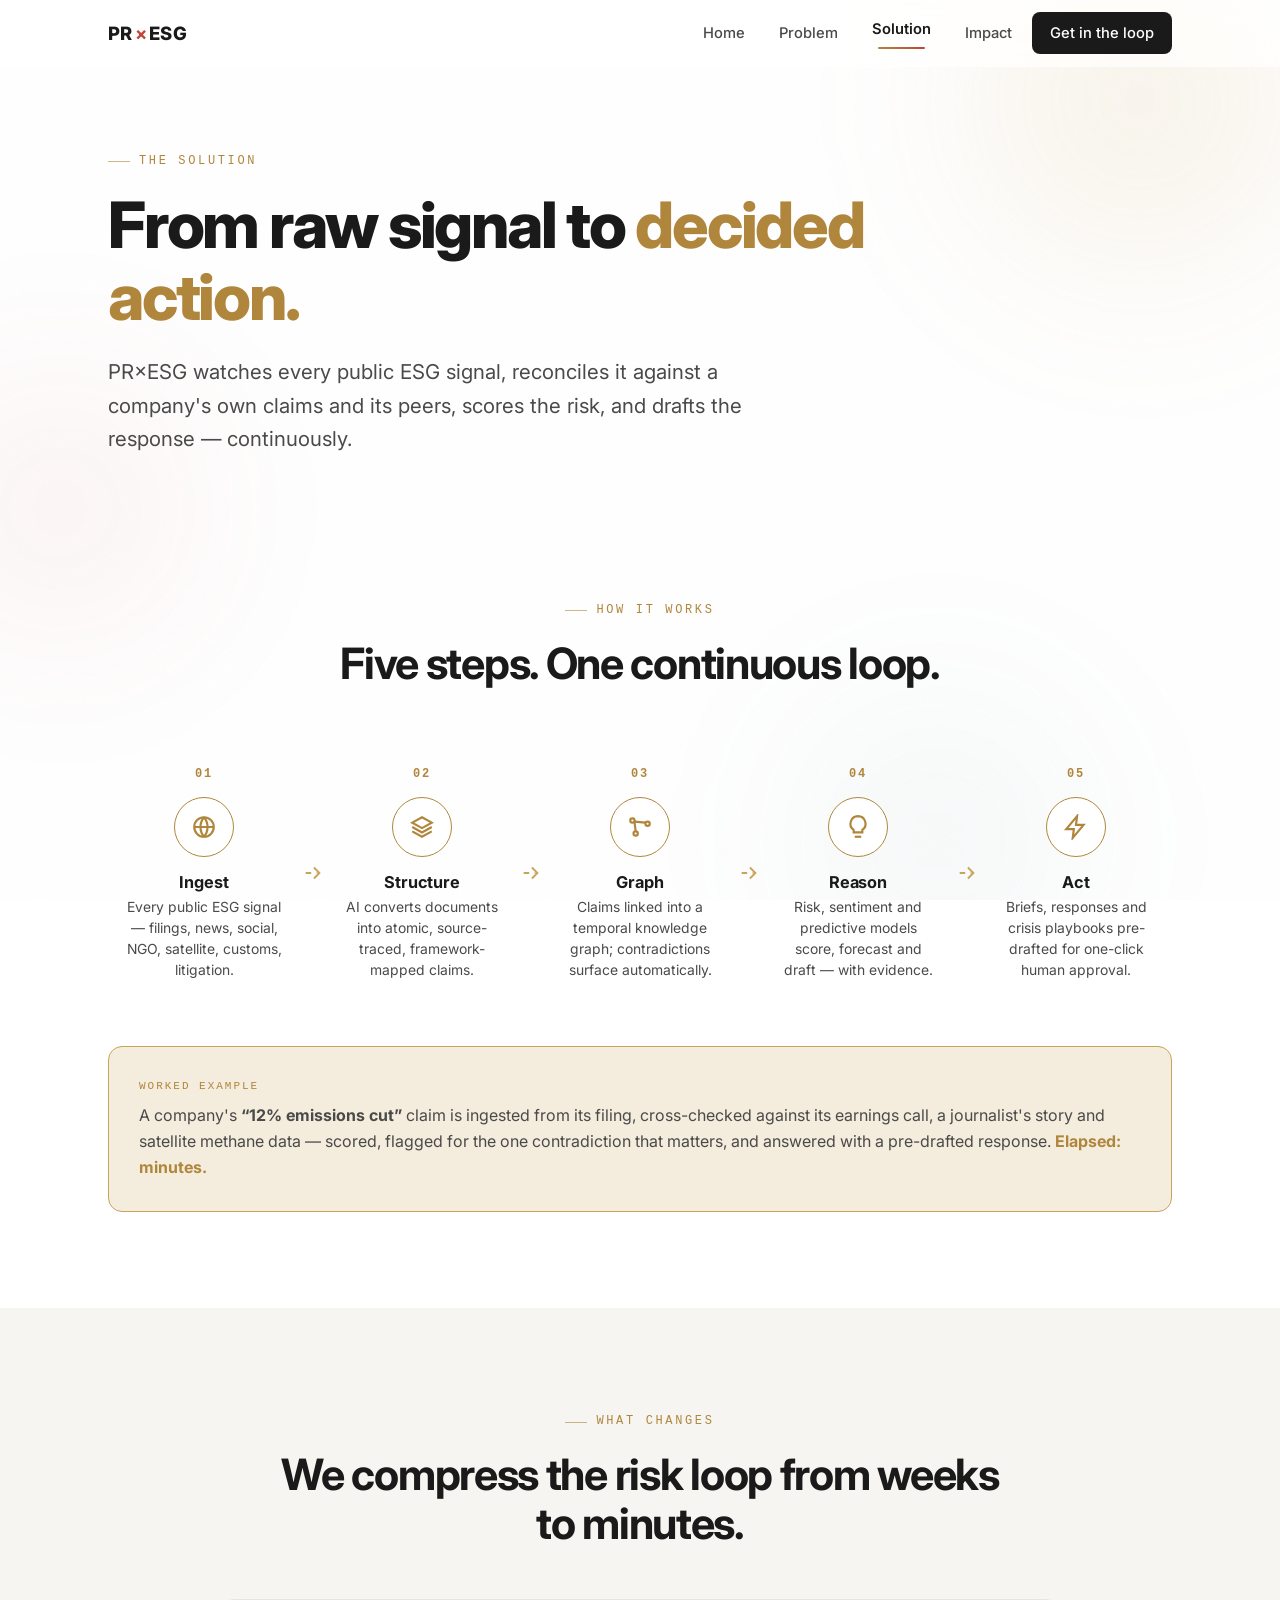
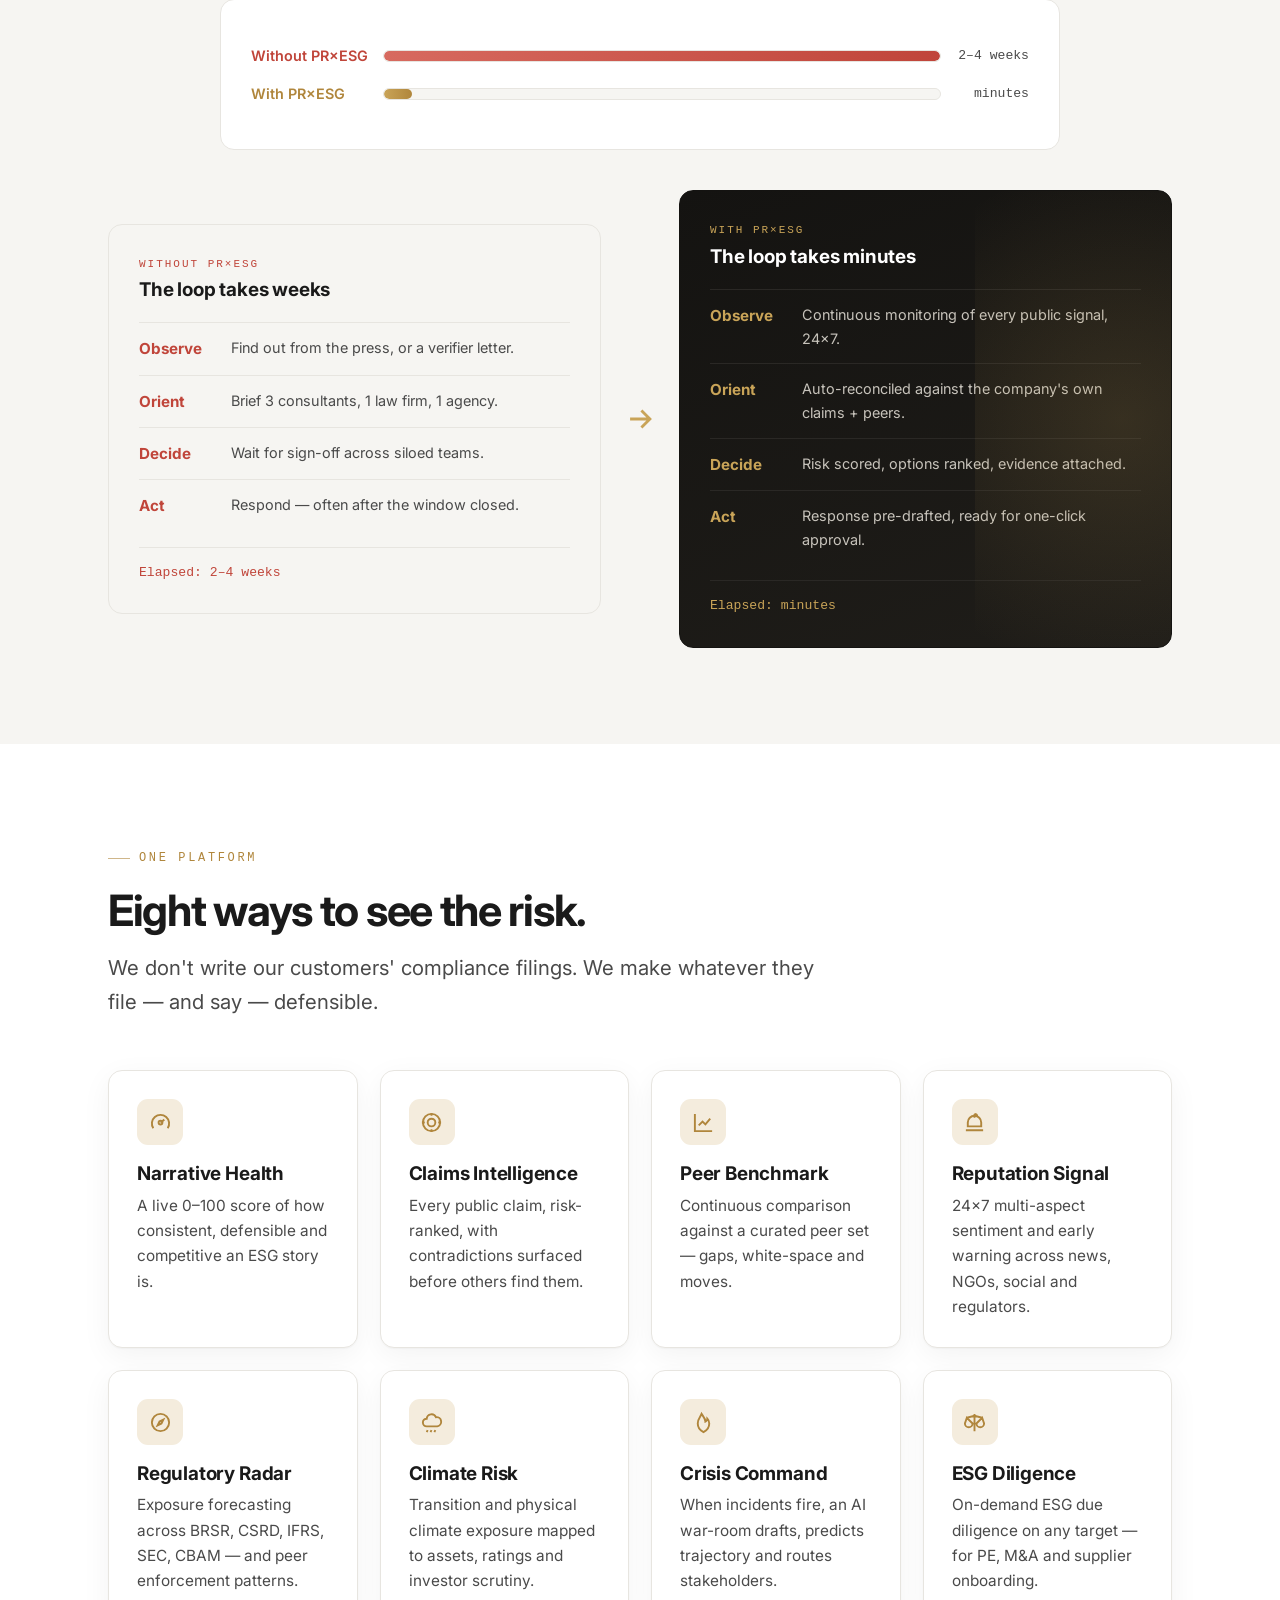
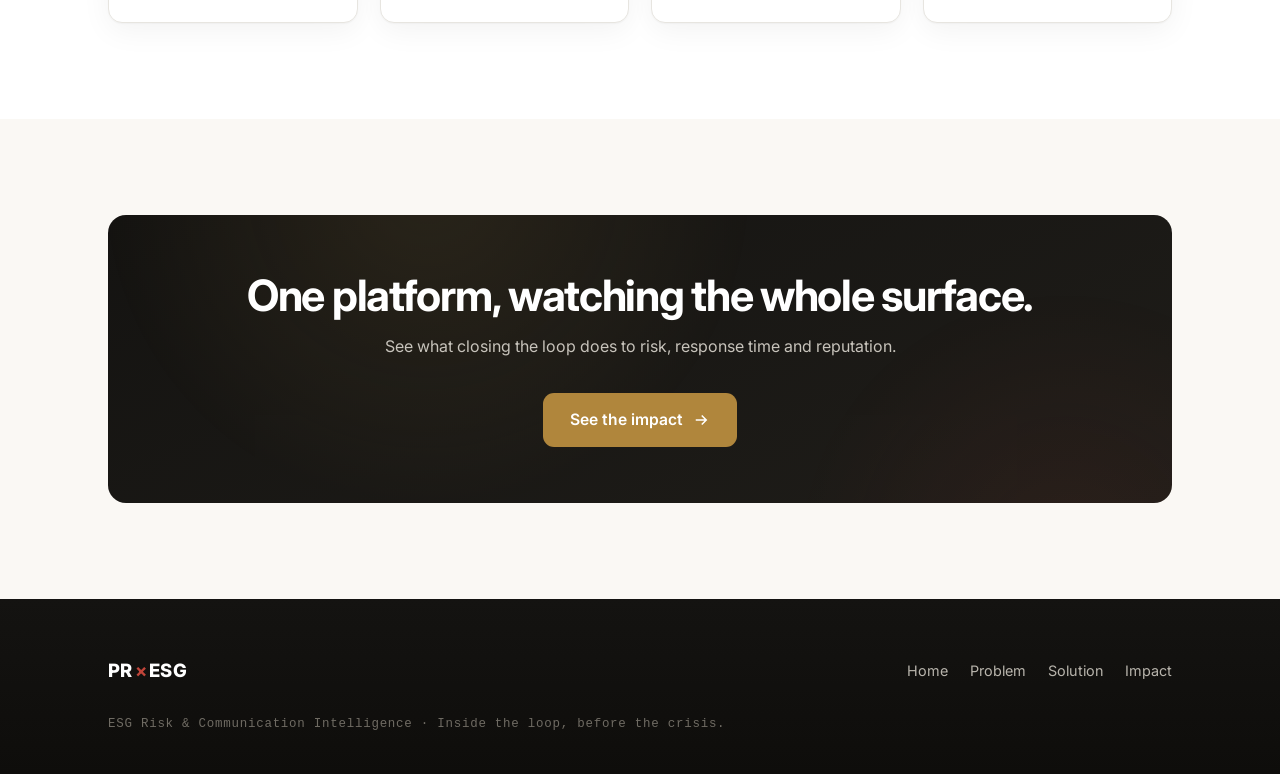
<file: solution.html>
<!DOCTYPE html>
<html lang="en">
<head>
<meta charset="UTF-8">
<meta name="viewport" content="width=device-width, initial-scale=1.0">
<title>The Solution — PR×ESG</title>
<meta name="description" content="From raw signal to decided action. We compress the ESG risk loop from weeks to minutes.">
<link rel="canonical" href="https://prxesg.com/solution.html">
<meta name="theme-color" content="#141311">
<link rel="icon" href="favicon.svg" type="image/svg+xml">
<meta property="og:type" content="website">
<meta property="og:site_name" content="PR×ESG">
<meta property="og:url" content="https://prxesg.com/solution.html">
<meta property="og:title" content="The Solution — PR×ESG">
<meta property="og:description" content="From raw signal to decided action. We compress the ESG risk loop from weeks to minutes.">
<meta name="twitter:card" content="summary">
<meta name="twitter:title" content="The Solution — PR×ESG">
<meta name="twitter:description" content="From raw signal to decided action. We compress the ESG risk loop from weeks to minutes.">
<link rel="stylesheet" href="styles.css">
<script>document.documentElement.classList.add("has-js");</script>
</head>
<body>

<div class="progress"></div>
<div class="bg-mesh"><span></span><span></span><span></span></div>
<div class="grain"></div>

<!-- NAV -->
<nav class="nav">
  <div class="nav__inner">
    <a href="index.html" class="brand">PR<span class="x">×</span>ESG</a>
    <button class="nav__toggle" aria-label="Menu">☰</button>
    <div class="nav__links">
      <a href="index.html">Home</a>
      <a href="problem.html">Problem</a>
      <a href="solution.html" class="active">Solution</a>
      <a href="impact.html">Impact</a>
      <a href="impact.html#cta" class="nav__cta">Get in the loop</a>
    </div>
  </div>
</nav>

<!-- HERO -->
<header class="hero hero__page">
  <div class="wrap">
    <span class="eyebrow fade">The Solution</span>
    <h1 class="fade narrow">From raw signal to <span class="gold-text">decided action.</span></h1>
    <p class="lead fade">PR×ESG watches every public ESG signal, reconciles it against a company's own claims and its peers, scores the risk, and drafts the response — continuously.</p>
  </div>
</header>

<!-- FLOW: 5 steps -->
<section class="section">
  <div class="wrap">
    <div class="shead center" style="margin-left:auto;margin-right:auto">
      <span class="eyebrow">How it works</span>
      <h2>Five steps. One continuous loop.</h2>
    </div>

    <div class="flow fade">
      <div class="flow__step">
        <div class="flow__num">01</div>
        <div class="flow__circle"><svg viewBox="0 0 24 24" fill="none" stroke="currentColor" stroke-width="2"><circle cx="12" cy="12" r="9"/><path d="M3 12h18M12 3a14 14 0 0 1 0 18M12 3a14 14 0 0 0 0 18"/></svg></div>
        <h3>Ingest</h3>
        <p>Every public ESG signal — filings, news, social, NGO, satellite, customs, litigation.</p>
      </div>
      <div class="flow__arrow"><svg viewBox="0 0 24 24" fill="none" stroke="currentColor" stroke-width="2"><path class="dash" d="M4 12h13"/><path d="M13 6l6 6-6 6"/></svg></div>
      <div class="flow__step">
        <div class="flow__num">02</div>
        <div class="flow__circle"><svg viewBox="0 0 24 24" fill="none" stroke="currentColor" stroke-width="2"><path d="M12 3l9 5-9 5-9-5 9-5zM3 12l9 5 9-5M3 16l9 5 9-5"/></svg></div>
        <h3>Structure</h3>
        <p>AI converts documents into atomic, source-traced, framework-mapped claims.</p>
      </div>
      <div class="flow__arrow"><svg viewBox="0 0 24 24" fill="none" stroke="currentColor" stroke-width="2"><path class="dash" d="M4 12h13"/><path d="M13 6l6 6-6 6"/></svg></div>
      <div class="flow__step">
        <div class="flow__num">03</div>
        <div class="flow__circle"><svg viewBox="0 0 24 24" fill="none" stroke="currentColor" stroke-width="2"><circle cx="5" cy="6" r="2"/><circle cx="19" cy="9" r="2"/><circle cx="8" cy="18" r="2"/><path d="M7 7l10 1M7 8l1 8"/></svg></div>
        <h3>Graph</h3>
        <p>Claims linked into a temporal knowledge graph; contradictions surface automatically.</p>
      </div>
      <div class="flow__arrow"><svg viewBox="0 0 24 24" fill="none" stroke="currentColor" stroke-width="2"><path class="dash" d="M4 12h13"/><path d="M13 6l6 6-6 6"/></svg></div>
      <div class="flow__step">
        <div class="flow__num">04</div>
        <div class="flow__circle"><svg viewBox="0 0 24 24" fill="none" stroke="currentColor" stroke-width="2"><path d="M12 2a7 7 0 0 0-4 12.7V17h8v-2.3A7 7 0 0 0 12 2z"/><path d="M9 21h6"/></svg></div>
        <h3>Reason</h3>
        <p>Risk, sentiment and predictive models score, forecast and draft — with evidence.</p>
      </div>
      <div class="flow__arrow"><svg viewBox="0 0 24 24" fill="none" stroke="currentColor" stroke-width="2"><path class="dash" d="M4 12h13"/><path d="M13 6l6 6-6 6"/></svg></div>
      <div class="flow__step">
        <div class="flow__num">05</div>
        <div class="flow__circle"><svg viewBox="0 0 24 24" fill="none" stroke="currentColor" stroke-width="2"><path d="M13 2L3 14h7l-1 8 10-12h-7z"/></svg></div>
        <h3>Act</h3>
        <p>Briefs, responses and crisis playbooks pre-drafted for one-click human approval.</p>
      </div>
    </div>

    <div class="panel panel--bad fade" style="margin-top:40px;background:var(--gold-tint);border-color:var(--gold-soft)">
      <span class="panel__tag" style="color:var(--gold)">Worked example</span>
      <p class="muted" style="margin-top:4px">A company's <strong>“12% emissions cut”</strong> claim is ingested from its filing, cross-checked against its earnings call, a journalist's story and satellite methane data — scored, flagged for the one contradiction that matters, and answered with a pre-drafted response. <strong class="gold-text">Elapsed: minutes.</strong></p>
    </div>
  </div>
</section>

<!-- WEEKS VS MINUTES -->
<section class="section section--soft">
  <div class="wrap">
    <div class="shead center" style="margin-left:auto;margin-right:auto">
      <span class="eyebrow">What changes</span>
      <h2>We compress the risk loop from weeks to minutes.</h2>
    </div>

    <div class="panel fade meter" style="max-width:840px;margin:0 auto 40px;background:#fff">
      <div class="meter__row">
        <span class="meter__lab" style="color:var(--red)">Without PR×ESG</span>
        <div class="meter__track"><div class="meter__fill meter__fill--bad" data-w="100%"></div></div>
        <span class="meter__val">2–4 weeks</span>
      </div>
      <div class="meter__row">
        <span class="meter__lab" style="color:var(--gold)">With PR×ESG</span>
        <div class="meter__track"><div class="meter__fill meter__fill--good" data-w="5%"></div></div>
        <span class="meter__val">minutes</span>
      </div>
    </div>

    <div class="compare fade">
      <div class="panel panel--bad">
        <span class="panel__tag">Without PR×ESG</span>
        <h3>The loop takes weeks</h3>
        <div class="oo"><div class="oo__k">Observe</div><div class="oo__v">Find out from the press, or a verifier letter.</div></div>
        <div class="oo"><div class="oo__k">Orient</div><div class="oo__v">Brief 3 consultants, 1 law firm, 1 agency.</div></div>
        <div class="oo"><div class="oo__k">Decide</div><div class="oo__v">Wait for sign-off across siloed teams.</div></div>
        <div class="oo"><div class="oo__k">Act</div><div class="oo__v">Respond — often after the window closed.</div></div>
        <div class="panel__foot">Elapsed: 2–4 weeks</div>
      </div>

      <div class="compare__mid">
        <svg viewBox="0 0 24 24" fill="none" stroke="currentColor" stroke-width="2"><path d="M5 12h14M13 6l6 6-6 6"/></svg>
      </div>

      <div class="panel panel--good">
        <span class="panel__tag">With PR×ESG</span>
        <h3>The loop takes minutes</h3>
        <div class="oo"><div class="oo__k">Observe</div><div class="oo__v">Continuous monitoring of every public signal, 24×7.</div></div>
        <div class="oo"><div class="oo__k">Orient</div><div class="oo__v">Auto-reconciled against the company's own claims + peers.</div></div>
        <div class="oo"><div class="oo__k">Decide</div><div class="oo__v">Risk scored, options ranked, evidence attached.</div></div>
        <div class="oo"><div class="oo__k">Act</div><div class="oo__v">Response pre-drafted, ready for one-click approval.</div></div>
        <div class="panel__foot">Elapsed: minutes</div>
      </div>
    </div>
  </div>
</section>

<!-- MODULES -->
<section class="section">
  <div class="wrap">
    <div class="shead">
      <span class="eyebrow">One platform</span>
      <h2>Eight ways to see the risk.</h2>
      <p class="lead" style="margin-top:14px">We don't write our customers' compliance filings. We make whatever they file — and say — defensible.</p>
    </div>

    <div class="grid grid-4 stagger">
      <div class="card fade"><div class="ico"><svg viewBox="0 0 24 24" fill="none" stroke="currentColor" stroke-width="2"><path d="M12 14a2 2 0 1 0 0-4 2 2 0 0 0 0 4z"/><path d="M12 12l4-3M4.5 18a9 9 0 1 1 15 0"/></svg></div><h3>Narrative Health</h3><p>A live 0–100 score of how consistent, defensible and competitive an ESG story is.</p></div>
      <div class="card fade"><div class="ico"><svg viewBox="0 0 24 24" fill="none" stroke="currentColor" stroke-width="2"><circle cx="12" cy="12" r="9"/><circle cx="12" cy="12" r="4"/><path d="M12 2v3M12 19v3M2 12h3M19 12h3"/></svg></div><h3>Claims Intelligence</h3><p>Every public claim, risk-ranked, with contradictions surfaced before others find them.</p></div>
      <div class="card fade"><div class="ico"><svg viewBox="0 0 24 24" fill="none" stroke="currentColor" stroke-width="2"><path d="M3 3v18h18"/><path d="M7 15l4-4 3 3 5-6"/></svg></div><h3>Peer Benchmark</h3><p>Continuous comparison against a curated peer set — gaps, white-space and moves.</p></div>
      <div class="card fade"><div class="ico"><svg viewBox="0 0 24 24" fill="none" stroke="currentColor" stroke-width="2"><path d="M12 3v4M12 3a3 3 0 0 1 3 3M5 12a7 7 0 0 1 14 0v4H5zM3 20h18"/></svg></div><h3>Reputation Signal</h3><p>24×7 multi-aspect sentiment and early warning across news, NGOs, social and regulators.</p></div>
      <div class="card fade"><div class="ico"><svg viewBox="0 0 24 24" fill="none" stroke="currentColor" stroke-width="2"><circle cx="12" cy="12" r="9"/><path d="M15 9l-2 4-4 2 2-4 4-2z"/></svg></div><h3>Regulatory Radar</h3><p>Exposure forecasting across BRSR, CSRD, IFRS, SEC, CBAM — and peer enforcement patterns.</p></div>
      <div class="card fade"><div class="ico"><svg viewBox="0 0 24 24" fill="none" stroke="currentColor" stroke-width="2"><path d="M7 16a4 4 0 0 1 0-8 5 5 0 0 1 9.6-1.5A3.5 3.5 0 0 1 18 16H7z"/><path d="M8 20l-1 2M12 20l-1 2M16 20l-1 2"/></svg></div><h3>Climate Risk</h3><p>Transition and physical climate exposure mapped to assets, ratings and investor scrutiny.</p></div>
      <div class="card fade"><div class="ico"><svg viewBox="0 0 24 24" fill="none" stroke="currentColor" stroke-width="2"><path d="M12 22c4-2 6-5 6-9 0-2-1-4-2-5 0 1.5-1 2.5-2 3 0-3-2-5-4-8-1 3-4 5-4 10 0 4 2 7 6 9z"/></svg></div><h3>Crisis Command</h3><p>When incidents fire, an AI war-room drafts, predicts trajectory and routes stakeholders.</p></div>
      <div class="card fade"><div class="ico"><svg viewBox="0 0 24 24" fill="none" stroke="currentColor" stroke-width="2"><path d="M12 3v18M4 7l8-2 8 2M4 7l-2 6a4 4 0 0 0 8 0zM20 7l2 6a4 4 0 0 1-8 0z"/></svg></div><h3>ESG Diligence</h3><p>On-demand ESG due diligence on any target — for PE, M&amp;A and supplier onboarding.</p></div>
    </div>
  </div>
</section>

<!-- CTA -->
<section class="section section--tint">
  <div class="wrap">
    <div class="callout fade">
      <h2>One platform, watching the whole surface.</h2>
      <p>See what closing the loop does to risk, response time and reputation.</p>
      <div class="btn-row" style="justify-content:center">
        <a href="impact.html" class="btn btn--primary">See the impact
          <svg viewBox="0 0 24 24" fill="none" stroke="currentColor" stroke-width="2" width="18" height="18"><path d="M5 12h14M13 6l6 6-6 6"/></svg>
        </a>
      </div>
    </div>
  </div>
</section>

<!-- FOOTER -->
<footer class="footer">
  <div class="footer__inner">
    <a href="index.html" class="brand">PR<span class="x">×</span>ESG</a>
    <div class="footer__links">
      <a href="index.html">Home</a>
      <a href="problem.html">Problem</a>
      <a href="solution.html">Solution</a>
      <a href="impact.html">Impact</a>
    </div>
    <div class="footer__meta">ESG Risk &amp; Communication Intelligence · Inside the loop, before the crisis.</div>
  </div>
</footer>

<button class="totop" aria-label="Back to top">
  <svg viewBox="0 0 24 24" fill="none" stroke="currentColor" stroke-width="2"><path d="M12 19V5M5 12l7-7 7 7"/></svg>
</button>

<script src="app.js"></script>
</body>
</html>
</file>
<file: styles.css>
/* ===== PR×ESG — Design system + motion layer ===== */
@import url('https://fonts.googleapis.com/css2?family=Inter:wght@400;500;600;700;800&family=Fraunces:opsz,wght@9..144,500;9..144,600&display=swap');
:root{
  --bg:#ffffff;
  --bg-soft:#f6f5f2;
  --bg-tint:#faf8f4;
  --ink:#1a1a1a;
  --ink-soft:#4a4a4a;
  --ink-faint:#8a8a86;
  --line:#e7e5e0;
  --gold:#b0863c;
  --gold-soft:#c9a458;
  --gold-tint:#f4ecdd;
  --red:#c0453a;
  --red-soft:#d76a5f;
  --red-tint:#f7e9e7;
  --teal:#4f7d80;
  --ink-deep:#141311;
  --ink-deep-2:#1f1d19;
  --radius:14px;
  --maxw:1120px;
  --shadow:0 1px 2px rgba(20,19,17,.04), 0 8px 30px rgba(20,19,17,.05);
  --shadow-hover:0 2px 4px rgba(20,19,17,.06), 0 22px 60px rgba(20,19,17,.12);
  --font: "Inter", -apple-system, BlinkMacSystemFont, "Segoe UI", Roboto, Helvetica, Arial, sans-serif;
  --serif: "Fraunces", Georgia, "Times New Roman", serif;
  --mono: "SFMono-Regular", ui-monospace, "JetBrains Mono", Menlo, Consolas, monospace;
  --ease:cubic-bezier(.22,.61,.36,1);
  --ease-out:cubic-bezier(.16,1,.3,1);
}

*{box-sizing:border-box;margin:0;padding:0}
html{scroll-behavior:smooth}
body{
  font-family:var(--font);
  color:var(--ink);
  background:var(--bg);
  line-height:1.65;
  -webkit-font-smoothing:antialiased;
  text-rendering:optimizeLegibility;
  overflow-x:hidden;
}
a{color:inherit;text-decoration:none}
img,svg{display:block}
::selection{background:var(--gold-tint);color:var(--ink)}

/* ---- ambient background ---- */
.bg-mesh{position:fixed;inset:0;z-index:-2;overflow:hidden;pointer-events:none}
.bg-mesh span{position:absolute;border-radius:50%;filter:blur(70px);opacity:.5}
.bg-mesh span:nth-child(1){width:520px;height:520px;top:-160px;right:-120px;
  background:radial-gradient(circle,rgba(201,164,88,.30),transparent 70%);animation:drift1 24s ease-in-out infinite}
.bg-mesh span:nth-child(2){width:440px;height:440px;top:32%;left:-160px;
  background:radial-gradient(circle,rgba(192,69,58,.14),transparent 70%);animation:drift2 30s ease-in-out infinite}
.bg-mesh span:nth-child(3){width:480px;height:480px;bottom:-180px;right:8%;
  background:radial-gradient(circle,rgba(79,125,128,.12),transparent 70%);animation:drift1 34s ease-in-out infinite reverse}
@keyframes drift1{0%,100%{transform:translate(0,0)}50%{transform:translate(-40px,50px)}}
@keyframes drift2{0%,100%{transform:translate(0,0)}50%{transform:translate(60px,-40px)}}
.grain{position:fixed;inset:0;z-index:-1;pointer-events:none;opacity:.028;
  background-image:url("data:image/svg+xml,%3Csvg xmlns='http://www.w3.org/2000/svg' width='140' height='140'%3E%3Cfilter id='n'%3E%3CfeTurbulence type='fractalNoise' baseFrequency='.9' numOctaves='2'/%3E%3C/filter%3E%3Crect width='100%25' height='100%25' filter='url(%23n)'/%3E%3C/svg%3E")}

/* ---- scroll progress ---- */
.progress{position:fixed;top:0;left:0;height:3px;width:100%;transform:scaleX(0);transform-origin:0 50%;
  background:linear-gradient(90deg,var(--gold),var(--red));z-index:100;transition:transform .1s linear}

/* ---- layout ---- */
.wrap{max-width:var(--maxw);margin:0 auto;padding:0 28px}
.section{padding:96px 0;position:relative}
.section--soft{background:var(--bg-soft)}
.section--tint{background:var(--bg-tint)}
.narrow{max-width:760px}

/* ---- eyebrow / labels ---- */
.eyebrow{
  font-family:var(--mono);
  font-size:12px;letter-spacing:.22em;text-transform:uppercase;
  color:var(--gold);font-weight:500;margin-bottom:18px;display:inline-flex;align-items:center;gap:9px;
}
.eyebrow::before{content:"";width:22px;height:1px;background:currentColor;opacity:.6}
.eyebrow--red{color:var(--red)}
.eyebrow--muted{color:var(--ink-faint)}
.center .eyebrow{justify-content:center}

/* ---- headings ---- */
h1,h2,h3{letter-spacing:-.02em;font-weight:700;color:var(--ink);line-height:1.12}
h1{font-size:clamp(2.4rem,5.2vw,4rem);font-weight:800;letter-spacing:-.035em}
h2{font-size:clamp(1.8rem,3.6vw,2.7rem);letter-spacing:-.03em}
h3{font-size:1.18rem;letter-spacing:-.01em}
.lead{font-size:clamp(1.05rem,1.6vw,1.28rem);color:var(--ink-soft);font-weight:400}
.muted{color:var(--ink-soft)}
.gold-text{color:var(--gold);position:relative}

/* ---- nav ---- */
.nav{
  position:sticky;top:0;z-index:50;
  background:rgba(255,255,255,.72);
  backdrop-filter:saturate(180%) blur(14px);
  -webkit-backdrop-filter:saturate(180%) blur(14px);
  border-bottom:1px solid transparent;transition:.3s var(--ease);
}
.nav.scrolled{background:rgba(255,255,255,.86);border-bottom-color:var(--line);box-shadow:0 4px 24px rgba(20,19,17,.05)}
.nav__inner{max-width:var(--maxw);margin:0 auto;padding:0 28px;
  height:66px;display:flex;align-items:center;justify-content:space-between}
.brand{font-weight:800;font-size:1.15rem;letter-spacing:.02em;display:flex;align-items:center;gap:1px}
.brand .x{color:var(--red);font-weight:700;margin:0 1px;display:inline-block;animation:xspin 9s ease-in-out infinite}
@keyframes xspin{0%,88%,100%{transform:rotate(0)}94%{transform:rotate(90deg)}}
.nav__links{display:flex;gap:6px;align-items:center}
.nav__links a{
  font-size:.92rem;font-weight:500;color:var(--ink-soft);
  padding:8px 14px;border-radius:8px;transition:.18s;position:relative;
}
.nav__links a:hover{color:var(--ink);background:var(--bg-soft)}
.nav__links a.active{color:var(--ink);font-weight:600}
.nav__links a.active::after{
  content:"";display:block;height:2px;background:linear-gradient(90deg,var(--gold),var(--red));
  border-radius:2px;margin:5px 6px 0;
}
.nav__cta{background:var(--ink);color:#fff !important;padding:9px 18px !important;border-radius:9px;overflow:hidden}
.nav__cta:hover{background:var(--gold);color:#fff !important}
.nav__toggle{display:none;background:none;border:0;font-size:1.5rem;cursor:pointer;color:var(--ink)}

/* ---- buttons ---- */
.btn{
  position:relative;display:inline-flex;align-items:center;gap:9px;
  font-weight:600;font-size:.98rem;padding:13px 26px;border-radius:11px;
  transition:.25s var(--ease);cursor:pointer;border:1px solid transparent;overflow:hidden;isolation:isolate;
}
.btn svg{transition:transform .25s var(--ease)}
.btn:hover svg{transform:translateX(4px)}
.btn::before{content:"";position:absolute;inset:0;z-index:-1;background:linear-gradient(120deg,transparent 30%,rgba(255,255,255,.25),transparent 70%);
  transform:translateX(-120%);transition:transform .6s var(--ease)}
.btn:hover::before{transform:translateX(120%)}
.btn--primary{background:var(--ink);color:#fff}
.btn--primary:hover{background:var(--gold);transform:translateY(-2px);box-shadow:0 12px 30px rgba(176,134,60,.32)}
.btn--ghost{background:#fff;color:var(--ink);border-color:var(--line)}
.btn--ghost:hover{border-color:var(--gold);color:var(--gold);transform:translateY(-2px)}
.btn-row{display:flex;gap:14px;flex-wrap:wrap;margin-top:34px}

/* ---- hero ---- */
.hero{padding:88px 0 84px;position:relative;overflow:hidden}
.hero .lead{margin-top:22px;max-width:640px}
.hero__page{padding:76px 0 40px}
.hero--split .wrap{display:grid;grid-template-columns:1.05fr .95fr;gap:40px;align-items:center}
.hero--split .hero__copy{max-width:600px}
.hero--split .lead{max-width:560px}

/* status chip */
.livechip{display:inline-flex;align-items:center;gap:9px;font-family:var(--mono);font-size:11.5px;
  letter-spacing:.12em;text-transform:uppercase;color:var(--ink-soft);background:#fff;border:1px solid var(--line);
  padding:7px 14px;border-radius:99px;box-shadow:var(--shadow);margin-bottom:22px}
.livechip .dot{width:8px;height:8px;border-radius:50%;background:var(--gold);position:relative}
.livechip .dot::after{content:"";position:absolute;inset:-4px;border-radius:50%;border:1px solid var(--gold);
  animation:ping 2.4s var(--ease-out) infinite}
@keyframes ping{0%{transform:scale(.6);opacity:.9}100%{transform:scale(1.9);opacity:0}}

/* ---- HERO CORE (animated loop visual) ---- */
.core{width:100%;max-width:440px;margin:0 auto;aspect-ratio:1;position:relative}
.core svg{width:100%;height:100%;overflow:visible}
.spin-slow{transform-box:fill-box;transform-origin:center;animation:spin 46s linear infinite}
.spin-rev{transform-box:fill-box;transform-origin:center;animation:spin 64s linear infinite reverse}
.spin-scan{transform-box:fill-box;transform-origin:center;animation:spin 9s linear infinite}
@keyframes spin{to{transform:rotate(360deg)}}
.core__pulse{transform-box:fill-box;transform-origin:center;animation:corepulse 3.4s var(--ease-out) infinite}
.core__pulse.d2{animation-delay:1.1s}
.core__pulse.d3{animation-delay:2.2s}
@keyframes corepulse{0%{transform:scale(.5);opacity:.55}80%,100%{transform:scale(2.7);opacity:0}}
.core__node{transform-box:fill-box;transform-origin:center;animation:nodebob 4s ease-in-out infinite}
.core__chip{font-family:var(--mono);font-size:9.5px;letter-spacing:.06em;fill:var(--ink-soft);text-transform:uppercase}
.core__chip-bg{fill:#fff;stroke:var(--line);stroke-width:1}
.node-alert{animation:alert 6s ease-in-out infinite}
@keyframes alert{0%,55%,100%{fill:var(--gold-soft)}62%,74%{fill:var(--red)}}
@keyframes nodebob{0%,100%{transform:translateY(0)}50%{transform:translateY(-3px)}}

/* ---- signal ticker ---- */
.ticker{border-top:1px solid var(--line);border-bottom:1px solid var(--line);background:#fff;overflow:hidden;padding:15px 0}
.ticker__track{display:flex;gap:0;width:max-content;animation:marquee 34s linear infinite}
.ticker:hover .ticker__track{animation-play-state:paused}
.ticker__item{display:inline-flex;align-items:center;gap:10px;padding:0 30px;font-family:var(--mono);font-size:12.5px;
  letter-spacing:.08em;text-transform:uppercase;color:var(--ink-soft);white-space:nowrap}
.ticker__item svg{width:15px;height:15px;color:var(--gold)}
.ticker__item i{width:5px;height:5px;border-radius:50%;background:var(--gold-soft);font-style:normal}
@keyframes marquee{to{transform:translateX(-50%)}}

/* ---- grids ---- */
.grid{display:grid;gap:22px}
.grid-2{grid-template-columns:repeat(2,1fr)}
.grid-3{grid-template-columns:repeat(3,1fr)}
.grid-4{grid-template-columns:repeat(4,1fr)}

/* ---- cards ---- */
.card{
  position:relative;background:#fff;border:1px solid var(--line);border-radius:var(--radius);
  padding:28px;box-shadow:var(--shadow);transition:transform .28s var(--ease),box-shadow .28s var(--ease),border-color .28s;
  overflow:hidden;
}
.card::before{content:"";position:absolute;inset:0;border-radius:inherit;opacity:0;transition:opacity .3s;pointer-events:none;
  background:radial-gradient(340px circle at var(--mx,50%) var(--my,0%),rgba(176,134,60,.10),transparent 60%)}
.card:hover::before{opacity:1}
.card:hover{box-shadow:var(--shadow-hover);transform:translateY(-4px);border-color:#dcd8cf}
.card h3{margin-bottom:8px}
.card p{color:var(--ink-soft);font-size:.96rem}
.card--link{display:block}
.card--link::after{content:"→";position:absolute;top:24px;right:26px;color:var(--gold);opacity:0;transform:translateX(-6px);transition:.25s var(--ease);font-size:1.1rem}
.card--link:hover::after{opacity:1;transform:translateX(0)}
.card__topline{height:3px;width:38px;border-radius:3px;background:var(--gold);margin-bottom:20px;transition:width .3s var(--ease)}
.card:hover .card__topline{width:56px}
.card__topline--red{background:var(--red)}

/* icon chip */
.ico{
  width:46px;height:46px;border-radius:11px;display:flex;align-items:center;justify-content:center;
  background:var(--gold-tint);color:var(--gold);margin-bottom:18px;flex:none;transition:transform .3s var(--ease);
}
.card:hover .ico{transform:scale(1.08) rotate(-3deg)}
.ico--red{background:var(--red-tint);color:var(--red)}
.ico--ink{background:#f0efec;color:var(--ink)}
.ico svg{width:23px;height:23px}
.ico--lg{width:58px;height:58px;border-radius:14px}
.ico--lg svg{width:28px;height:28px}

/* ---- flow / process ---- */
.flow{display:flex;align-items:stretch;gap:0;flex-wrap:wrap;position:relative}
.flow__step{flex:1;min-width:150px;text-align:center;padding:26px 16px;position:relative}
.flow__num{font-family:var(--mono);font-size:12px;letter-spacing:.15em;color:var(--gold);font-weight:600}
.flow__circle{
  width:60px;height:60px;border-radius:50%;margin:12px auto 16px;
  display:flex;align-items:center;justify-content:center;position:relative;
  background:#fff;border:1.5px solid var(--gold);color:var(--gold);transition:.3s var(--ease);
}
.flow__step:hover .flow__circle{background:var(--gold);color:#fff;transform:translateY(-4px);box-shadow:0 12px 26px rgba(176,134,60,.3)}
.flow__circle svg{width:26px;height:26px}
.flow__step h3{font-size:1.02rem;margin-bottom:6px}
.flow__step p{font-size:.87rem;color:var(--ink-soft);line-height:1.5}
.flow__arrow{display:flex;align-items:center;color:var(--gold-soft);padding:0 2px}
.flow__arrow svg{width:22px;height:22px}
.flow__arrow .dash{stroke-dasharray:6 6;animation:dashflow 1s linear infinite}
@keyframes dashflow{to{stroke-dashoffset:-12}}

/* ---- compare (weeks vs minutes) ---- */
.compare{display:grid;grid-template-columns:1fr auto 1fr;gap:22px;align-items:center}
.compare__mid{color:var(--gold-soft)}
.compare__mid svg{width:34px;height:34px}
.panel{border-radius:var(--radius);padding:30px;border:1px solid var(--line);position:relative;overflow:hidden}
.panel--bad{background:var(--bg-soft)}
.panel--good{background:linear-gradient(160deg,var(--ink-deep),var(--ink-deep-2));color:#f1efe9;border-color:var(--ink-deep)}
.panel--good::after{content:"";position:absolute;top:-40%;right:-20%;width:60%;height:180%;
  background:radial-gradient(circle,rgba(201,164,88,.16),transparent 60%);pointer-events:none}
.panel__tag{font-family:var(--mono);font-size:11px;letter-spacing:.18em;text-transform:uppercase;margin-bottom:6px;display:block}
.panel--bad .panel__tag{color:var(--red)}
.panel--good .panel__tag{color:var(--gold-soft)}
.panel h3{margin-bottom:22px}
.panel--good h3{color:#fff}
.oo{display:flex;gap:14px;padding:13px 0;border-top:1px solid var(--line)}
.panel--good .oo{border-top-color:#2a2825}
.oo__k{font-weight:700;min-width:78px;font-size:.95rem}
.panel--bad .oo__k{color:var(--red)}
.panel--good .oo__k{color:var(--gold-soft)}
.oo__v{font-size:.9rem;color:var(--ink-soft)}
.panel--good .oo__v{color:#c7c3bb}
.panel__foot{font-family:var(--mono);font-size:.82rem;margin-top:16px;padding-top:14px;border-top:1px solid var(--line)}
.panel--bad .panel__foot{color:var(--red)}
.panel--good .panel__foot{color:var(--gold-soft);border-top-color:#2a2825}

/* ---- meter (weeks vs minutes bar) ---- */
.meter{margin:6px 0 2px}
.meter__row{display:flex;align-items:center;gap:14px;margin:14px 0}
.meter__lab{min-width:118px;font-weight:600;font-size:.9rem}
.meter__track{flex:1;height:12px;border-radius:99px;background:var(--bg-soft);overflow:hidden;border:1px solid var(--line)}
.meter__fill{height:100%;border-radius:99px;width:0;transition:width 1.4s var(--ease-out)}
.meter__fill--bad{background:linear-gradient(90deg,var(--red-soft),var(--red))}
.meter__fill--good{background:linear-gradient(90deg,var(--gold-soft),var(--gold))}
.meter__val{min-width:74px;text-align:right;font-family:var(--mono);font-size:.82rem;color:var(--ink-soft)}

/* ---- race (contradiction timeline) ---- */
.race{max-width:820px;margin:0 auto;text-align:left}
.race__row{margin:22px 0}
.race__head{display:flex;justify-content:space-between;align-items:baseline;margin-bottom:9px}
.race__name{font-weight:700;font-size:.98rem}
.race__name--red{color:var(--red)}
.race__name--ink{color:var(--ink)}
.race__meta{font-family:var(--mono);font-size:.78rem;color:var(--ink-faint)}
.race__track{height:16px;border-radius:99px;background:var(--bg-soft);border:1px solid var(--line);overflow:hidden;position:relative}
.race__fill{height:100%;width:0;border-radius:99px;transition:width 1.8s var(--ease-out)}
.race__fill--red{background:linear-gradient(90deg,var(--red-soft),var(--red));transition-duration:1.3s}
.race__fill--ink{background:linear-gradient(90deg,#3a3833,var(--ink-deep))}

/* ---- stats ---- */
.stat{padding:6px 0}
.stat__n{font-size:clamp(2.2rem,4vw,3.1rem);font-weight:800;letter-spacing:-.03em;color:var(--ink);line-height:1}
.stat__n--gold{color:var(--gold)}
.stat__l{color:var(--ink-soft);font-size:.95rem;margin-top:8px}

/* ---- bars ---- */
.bars{display:flex;align-items:flex-end;gap:18px;height:230px;padding-top:20px}
.bar{flex:1;display:flex;flex-direction:column;align-items:center;gap:10px;justify-content:flex-end;height:100%}
.bar__fill{width:100%;max-width:66px;background:linear-gradient(180deg,var(--gold-soft),var(--gold));border-radius:7px 7px 0 0;transition:height 1s var(--ease-out);position:relative}
.bar__fill::after{content:"";position:absolute;top:0;left:0;right:0;height:3px;background:#fff;opacity:.5;border-radius:7px 7px 0 0}
.bar__val{font-weight:700;font-size:.9rem}
.bar__lab{font-family:var(--mono);font-size:.78rem;color:var(--ink-faint);letter-spacing:.05em}

/* ---- tam rings ---- */
.rings{position:relative;width:300px;height:300px;margin:0 auto}
.ring{position:absolute;border-radius:50%;left:50%;top:50%;transform:translate(-50%,-50%) scale(.6);opacity:0;
  display:flex;align-items:flex-start;justify-content:center;font-weight:700;padding-top:14px;transition:transform 1s var(--ease-out),opacity 1s}
.rings.in .ring{transform:translate(-50%,-50%) scale(1);opacity:1}
.rings.in .ring2{transition-delay:.15s}
.rings.in .ring3{transition-delay:.3s}
.ring1{width:300px;height:300px;background:var(--bg-soft);border:1px solid var(--line);color:var(--ink-faint)}
.ring2{width:210px;height:210px;background:var(--gold-tint);border:1px solid var(--gold-soft);color:var(--gold)}
.ring3{width:120px;height:120px;background:var(--gold);color:#fff;align-items:center;padding-top:0;flex-direction:column;justify-content:center}
.ring3 small{font-weight:500;font-size:.7rem;letter-spacing:.1em}

/* ---- callout ---- */
.callout{
  position:relative;background:linear-gradient(155deg,var(--ink-deep),var(--ink-deep-2));color:#f1efe9;border-radius:18px;
  padding:56px 44px;text-align:center;overflow:hidden;
}
.callout::before{content:"";position:absolute;inset:0;opacity:.5;pointer-events:none;
  background:radial-gradient(600px circle at 30% -10%,rgba(201,164,88,.22),transparent 55%),radial-gradient(500px circle at 90% 120%,rgba(192,69,58,.16),transparent 55%)}
.callout>*{position:relative}
.callout h2{color:#fff;margin-bottom:14px}
.callout p{color:#c7c3bb;max-width:560px;margin:0 auto 8px}
.callout .btn--primary{background:var(--gold)}
.callout .btn--primary:hover{background:var(--gold-soft);box-shadow:0 12px 30px rgba(201,164,88,.4)}

/* section head */
.shead{max-width:720px;margin-bottom:52px}
.shead h2{margin-bottom:16px}
.center{text-align:center}
.center .shead{margin-left:auto;margin-right:auto}

/* ---- footer ---- */
.footer{background:linear-gradient(180deg,var(--ink-deep),#0e0d0b);color:#b8b4ac;padding:56px 0 40px}
.footer__inner{max-width:var(--maxw);margin:0 auto;padding:0 28px;
  display:flex;justify-content:space-between;align-items:center;flex-wrap:wrap;gap:20px}
.footer .brand{color:#fff}
.footer__links{display:flex;gap:22px;flex-wrap:wrap}
.footer__links a{font-size:.9rem;color:#b8b4ac;transition:.18s}
.footer__links a:hover{color:var(--gold-soft)}
.footer__meta{font-family:var(--mono);font-size:.78rem;letter-spacing:.06em;color:#6f6b63;margin-top:8px;width:100%}

/* pill list */
.pills{display:flex;flex-wrap:wrap;gap:10px;margin-top:20px}
.pill{font-size:.85rem;font-weight:500;padding:8px 16px;border-radius:99px;background:#fff;border:1px solid var(--line);color:var(--ink-soft);transition:.22s var(--ease)}
.pill:hover{border-color:var(--gold-soft);color:var(--gold);transform:translateY(-2px);box-shadow:var(--shadow)}

/* back to top */
.totop{position:fixed;right:24px;bottom:24px;width:46px;height:46px;border-radius:50%;background:var(--ink);color:#fff;
  display:flex;align-items:center;justify-content:center;box-shadow:var(--shadow-hover);cursor:pointer;z-index:60;
  opacity:0;transform:translateY(14px) scale(.9);pointer-events:none;transition:.3s var(--ease);border:0}
.totop.show{opacity:1;transform:none;pointer-events:auto}
.totop:hover{background:var(--gold)}
.totop svg{width:20px;height:20px}

/* ---- reveal system ---- */
.has-js .fade{opacity:0;transform:translateY(26px);transition:opacity .7s var(--ease),transform .7s var(--ease);transition-delay:var(--d,0ms)}
.has-js .fade.in{opacity:1;transform:none}
.has-js .fade--left{transform:translateX(-30px)}
.has-js .fade--right{transform:translateX(30px)}
.has-js .fade--scale{transform:scale(.93)}

/* ---- responsive ---- */
@media(max-width:900px){
  .grid-3,.grid-4{grid-template-columns:repeat(2,1fr)}
  .compare{grid-template-columns:1fr}
  .compare__mid{transform:rotate(90deg);justify-self:center}
  .flow__arrow{display:none}
  .flow__step{min-width:44%}
  .hero--split .wrap{grid-template-columns:1fr;gap:24px}
  .hero--split .core{max-width:360px;grid-row:1}
  .hero--split .hero__copy{grid-row:2}
}
@media(max-width:640px){
  .section{padding:64px 0}
  .grid-2,.grid-3,.grid-4{grid-template-columns:1fr}
  .nav__links{display:none;position:absolute;top:66px;left:0;right:0;
    flex-direction:column;background:#fff;border-bottom:1px solid var(--line);padding:12px 20px;gap:2px}
  .nav__links.open{display:flex}
  .nav__links a{padding:12px 10px}
  .nav__links a.active::after{display:none}
  .nav__toggle{display:block}
  .flow__step{min-width:100%}
  .callout{padding:40px 24px}
  .meter__lab{min-width:92px}
}

/* ---- reduced motion ---- */
@media(prefers-reduced-motion:reduce){
  *,*::before,*::after{animation-duration:.001ms !important;animation-iteration-count:1 !important;
    transition-duration:.001ms !important;scroll-behavior:auto !important}
  .has-js .fade{opacity:1 !important;transform:none !important}
  .bg-mesh,.ticker__track{animation:none !important}
}
</file>
